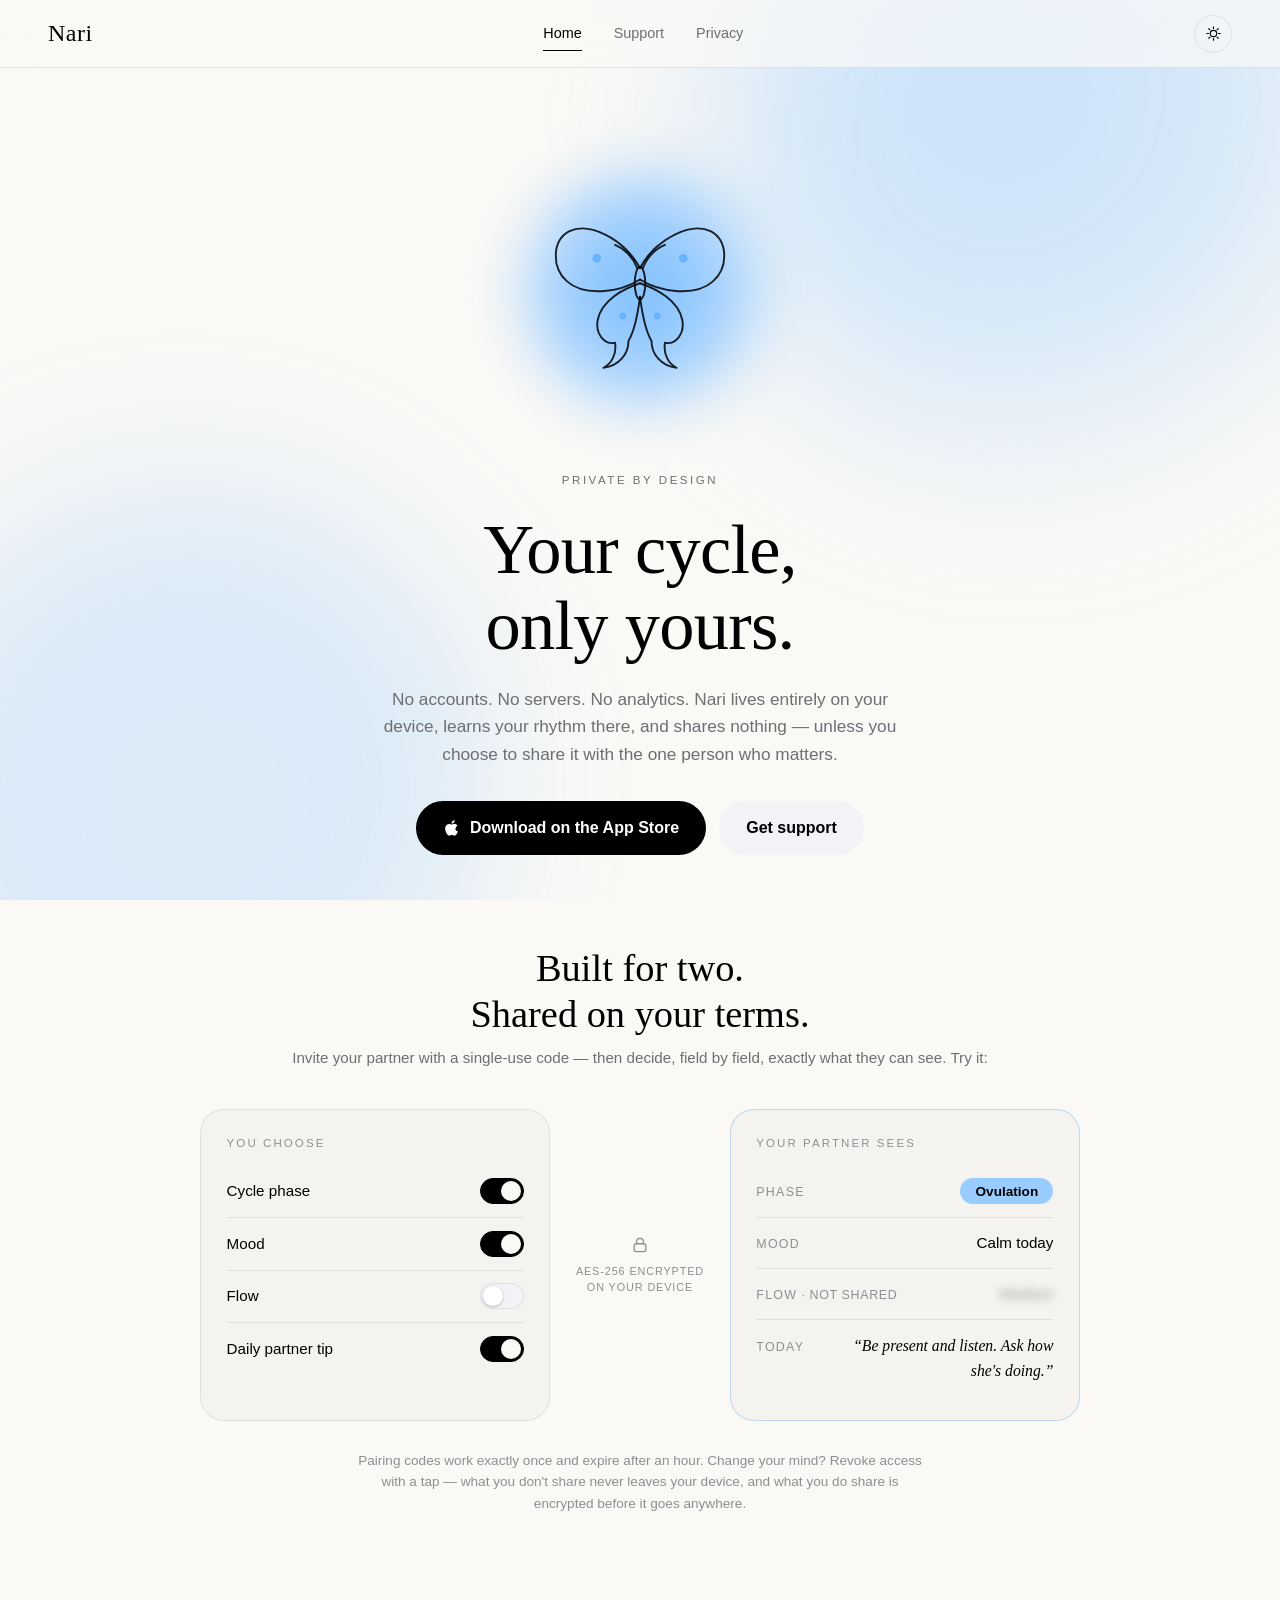
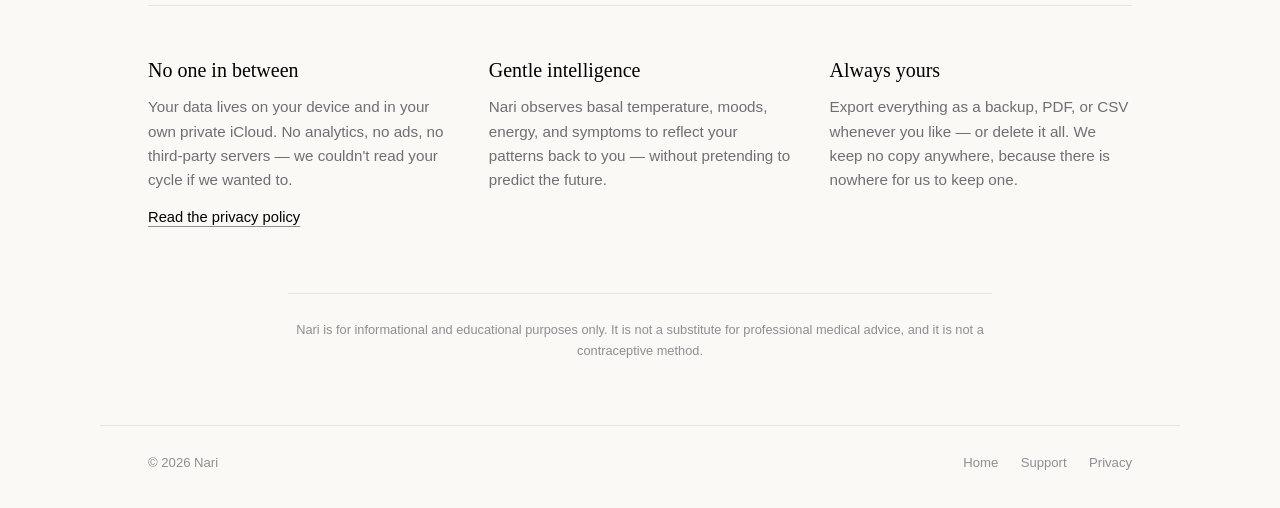
<file: index.html>
<!DOCTYPE html>
<html lang="en">
<head>
  <meta charset="UTF-8">
  <meta name="viewport" content="width=device-width, initial-scale=1.0, viewport-fit=cover">
  <title>Nari — Your cycle, only yours.</title>
  <meta name="description" content="Nari is the cycle tracker that can't see your cycle. No accounts, no servers, no analytics — on-device intelligence and encrypted partner sharing, on your terms.">

  <!-- Open Graph -->
  <meta property="og:title" content="Nari — Your cycle, only yours.">
  <meta property="og:description" content="The cycle tracker that can't see your cycle. No accounts, no servers, no analytics — encrypted partner sharing, on your terms.">
  <meta property="og:type" content="website">
  <meta property="og:site_name" content="Nari">
  <meta name="twitter:card" content="summary">
  <meta name="theme-color" content="#FAF9F6" media="(prefers-color-scheme: light)">
  <meta name="theme-color" content="#000000" media="(prefers-color-scheme: dark)">

  <!-- Favicon: luna-moth silhouette on phase-gradient orb -->
  <link rel="icon" href="data:image/svg+xml,%3Csvg xmlns='http://www.w3.org/2000/svg' viewBox='0 0 64 64'%3E%3Cdefs%3E%3CradialGradient id='g' cx='50%25' cy='40%25' r='70%25'%3E%3Cstop offset='0%25' stop-color='%23FFE680'/%3E%3Cstop offset='55%25' stop-color='%23FF99B3'/%3E%3Cstop offset='100%25' stop-color='%2399CCFF'/%3E%3C/radialGradient%3E%3C/defs%3E%3Ccircle cx='32' cy='32' r='30' fill='url(%23g)'/%3E%3Cpath fill='%23111' d='M32 18c-.8 0-1.5 2.2-1.5 5.5 0 0-4-5.5-9.5-5.5-4.5 0-7 3.5-7 7 0 5 4.5 8 8.5 8-2.5 1.5-4 3.5-4 6 0 3.5 3 5.5 5.5 5.5 3.5 0 6.5-3.5 8-7.5 1.5 4 4.5 7.5 8 7.5 2.5 0 5.5-2 5.5-5.5 0-2.5-1.5-4.5-4-6 4 0 8.5-3 8.5-8 0-3.5-2.5-7-7-7-5.5 0-9.5 5.5-9.5 5.5 0-3.3-.7-5.5-1.5-5.5z'/%3E%3C/svg%3E">

  <!-- Set theme before first paint to avoid a flash -->
  <script>
    (function () {
      var stored = null;
      try { stored = localStorage.getItem('nari-theme'); } catch (e) {}
      var theme = stored || (matchMedia('(prefers-color-scheme: dark)').matches ? 'dark' : 'light');
      document.documentElement.setAttribute('data-theme', theme);
      if (stored) document.documentElement.setAttribute('data-theme-manual', '');
    })();
  </script>

  <link rel="stylesheet" href="styles.css">
</head>
<body>

  <a class="skip-link" href="#main">Skip to content</a>

  <header class="site-header">
    <a class="logo" href="./index.html" aria-label="Nari — home">Nari</a>
    <nav aria-label="Primary">
      <a href="./index.html" aria-current="page">Home</a>
      <a href="./support/index.html">Support</a>
      <a href="./privacy/index.html">Privacy</a>
    </nav>
    <button class="theme-toggle" id="theme-toggle" aria-label="Toggle dark mode">
      <svg class="icon-sun" viewBox="0 0 24 24" aria-hidden="true"><circle cx="12" cy="12" r="4.5"/><g class="rays"><line x1="12" y1="2.5" x2="12" y2="5"/><line x1="12" y1="19" x2="12" y2="21.5"/><line x1="2.5" y1="12" x2="5" y2="12"/><line x1="19" y1="12" x2="21.5" y2="12"/><line x1="5.3" y1="5.3" x2="7" y2="7"/><line x1="17" y1="17" x2="18.7" y2="18.7"/><line x1="5.3" y1="18.7" x2="7" y2="17"/><line x1="17" y1="7" x2="18.7" y2="5.3"/></g></svg>
      <svg class="icon-moon" viewBox="0 0 24 24" aria-hidden="true"><path d="M20 14.5A8.5 8.5 0 0 1 9.5 4 8.5 8.5 0 1 0 20 14.5z"/></svg>
    </button>
  </header>

  <!-- Ambient background orbs, tinted by the selected phase -->
  <div class="ambient" aria-hidden="true">
    <div class="orb orb-1"></div>
    <div class="orb orb-2"></div>
  </div>

  <main id="main">

    <!-- ============ HOME ============ -->
    <section class="route" id="route-home">
      <div class="hero">
        <div class="hero-visual" aria-hidden="true">
          <div class="hero-orb"></div>
          <svg class="moth" viewBox="0 0 200 170" aria-hidden="true">
            <!-- Luna moth: mirrored wings, four eyespots, twin swallowtails -->
            <g class="moth-lines">
              <!-- upper wings, raised like leaves -->
              <path d="M100 62 C 82 30, 46 14, 26 24 C 8 34, 8 62, 24 76 C 42 92, 78 88, 100 74" />
              <path d="M100 62 C 118 30, 154 14, 174 24 C 192 34, 192 62, 176 76 C 158 92, 122 88, 100 74" />
              <!-- hind wings with long tails -->
              <path d="M100 78 C 82 84, 60 96, 56 116 C 53 132, 64 142, 74 140 C 76 152, 70 162, 62 166 C 78 164, 88 152, 88 138 C 94 128, 98 108, 100 92" />
              <path d="M100 78 C 118 84, 140 96, 144 116 C 147 132, 136 142, 126 140 C 124 152, 130 162, 138 166 C 122 164, 112 152, 112 138 C 106 128, 102 108, 100 92" />
              <!-- body -->
              <ellipse cx="100" cy="78" rx="5.5" ry="17" class="moth-body"/>
              <!-- antennae -->
              <path d="M97 62 C 92 50, 84 42, 74 38" />
              <path d="M103 62 C 108 50, 116 42, 126 38" />
            </g>
            <!-- four eyespots -->
            <g class="moth-spots">
              <circle cx="55" cy="52" r="4.5"/>
              <circle cx="145" cy="52" r="4.5"/>
              <circle cx="82" cy="112" r="3.5"/>
              <circle cx="118" cy="112" r="3.5"/>
            </g>
          </svg>
        </div>

        <p class="eyebrow">Private by design</p>
        <h1>Your cycle,<br>only yours.</h1>
        <p class="lede">No accounts. No servers. No analytics. Nari lives entirely on your device, learns your rhythm there, and shares nothing — unless you choose to share it with the one person who matters.</p>

        <div class="hero-actions">
          <!-- PLACEHOLDER: replace with the real App Store URL before launch -->
          <a class="btn btn-primary" href="https://apps.apple.com/" rel="noopener">
            <svg viewBox="0 0 24 24" aria-hidden="true" class="apple-mark"><path d="M17.05 12.54c-.03-2.63 2.15-3.9 2.25-3.96-1.23-1.79-3.14-2.04-3.81-2.06-1.62-.17-3.16.95-3.98.95-.82 0-2.09-.93-3.44-.9-1.77.03-3.4 1.03-4.31 2.61-1.84 3.19-.47 7.9 1.32 10.49.87 1.27 1.91 2.69 3.28 2.64 1.32-.05 1.81-.85 3.4-.85 1.59 0 2.04.85 3.43.82 1.42-.02 2.32-1.29 3.19-2.56.65-.94 1.15-1.98 1.48-3.05-3.49-1.35-3.35-4.13-3.81-4.13zM14.44 4.83c.72-.87 1.2-2.08 1.07-3.29-1.03.04-2.29.69-3.03 1.56-.67.77-1.25 2-1.09 3.18 1.15.09 2.33-.58 3.05-1.45z"/></svg>
            Download on the App&nbsp;Store
          </a>
          <a class="btn btn-ghost" href="./support/index.html">Get support</a>
        </div>
      </div>

      <!-- Partner mode -->
      <div class="partner">
        <h2 class="section-title">Built for two.<br>Shared on your terms.</h2>
        <p class="section-sub">Invite your partner with a single-use code — then decide, field by field, exactly what they can see. Try it:</p>

        <div class="partner-demo">
          <div class="demo-card" aria-label="Your sharing choices">
            <p class="demo-card-title">You choose</p>
            <div class="share-list">
              <label class="switch-row">
                <span>Cycle phase</span>
                <input type="checkbox" data-share="phase" checked>
                <span class="track" aria-hidden="true"></span>
              </label>
              <label class="switch-row">
                <span>Mood</span>
                <input type="checkbox" data-share="mood" checked>
                <span class="track" aria-hidden="true"></span>
              </label>
              <label class="switch-row">
                <span>Flow</span>
                <input type="checkbox" data-share="flow">
                <span class="track" aria-hidden="true"></span>
              </label>
              <label class="switch-row">
                <span>Daily partner tip</span>
                <input type="checkbox" data-share="tip" checked>
                <span class="track" aria-hidden="true"></span>
              </label>
            </div>
          </div>

          <div class="demo-link" aria-hidden="true">
            <svg class="lock" viewBox="0 0 24 24"><rect x="5" y="10.5" width="14" height="9.5" rx="2.5"/><path d="M8 10.5V8a4 4 0 0 1 8 0v2.5"/></svg>
            <span>AES-256 encrypted<br>on your device</span>
          </div>

          <div class="demo-card demo-partner" aria-label="What your partner sees">
            <p class="demo-card-title">Your partner sees</p>
            <div class="partner-rows">
              <div class="p-row" data-field="phase">
                <span class="p-label">Phase</span>
                <button class="phase-chip" id="phase-chip" aria-label="Cycle phase — tap to preview another phase">Ovulation</button>
              </div>
              <div class="p-row" data-field="mood">
                <span class="p-label">Mood</span>
                <span class="p-value">Calm today</span>
              </div>
              <div class="p-row" data-field="flow">
                <span class="p-label">Flow</span>
                <span class="p-value">Medium</span>
              </div>
              <div class="p-row p-tip" data-field="tip">
                <span class="p-label">Today</span>
                <span class="p-value">“Be present and listen. Ask how she's doing.”</span>
              </div>
            </div>
          </div>
        </div>

        <p class="partner-note">Pairing codes work exactly once and expire after an hour. Change your mind? Revoke access with a tap — what you don't share never leaves your device, and what you do share is encrypted before it goes anywhere.</p>
      </div>

      <!-- Feature strip -->
      <div class="features">
        <div class="feature">
          <h3>No one in between</h3>
          <p>Your data lives on your device and in your own private iCloud. No analytics, no ads, no third-party servers — we couldn't read your cycle if we wanted to.</p>
          <a class="text-link" href="./privacy/index.html">Read the privacy policy</a>
        </div>
        <div class="feature">
          <h3>Gentle intelligence</h3>
          <p>Nari observes basal temperature, moods, energy, and symptoms to reflect your patterns back to you — without pretending to predict the future.</p>
        </div>
        <div class="feature">
          <h3>Always yours</h3>
          <p>Export everything as a backup, PDF, or CSV whenever you like — or delete it all. We keep no copy anywhere, because there is nowhere for us to keep one.</p>
        </div>
      </div>

      <p class="disclaimer">Nari is for informational and educational purposes only. It is not a substitute for professional medical advice, and it is not a contraceptive method.</p>
    </section>
  </main>

  <footer class="site-footer">
    <span>© 2026 Nari</span>
    <nav aria-label="Footer">
      <a href="./index.html">Home</a>
      <a href="./support/index.html">Support</a>
      <a href="./privacy/index.html">Privacy</a>
    </nav>
  </footer>

  <script src="main.js"></script>
</body>
</html>
</file>
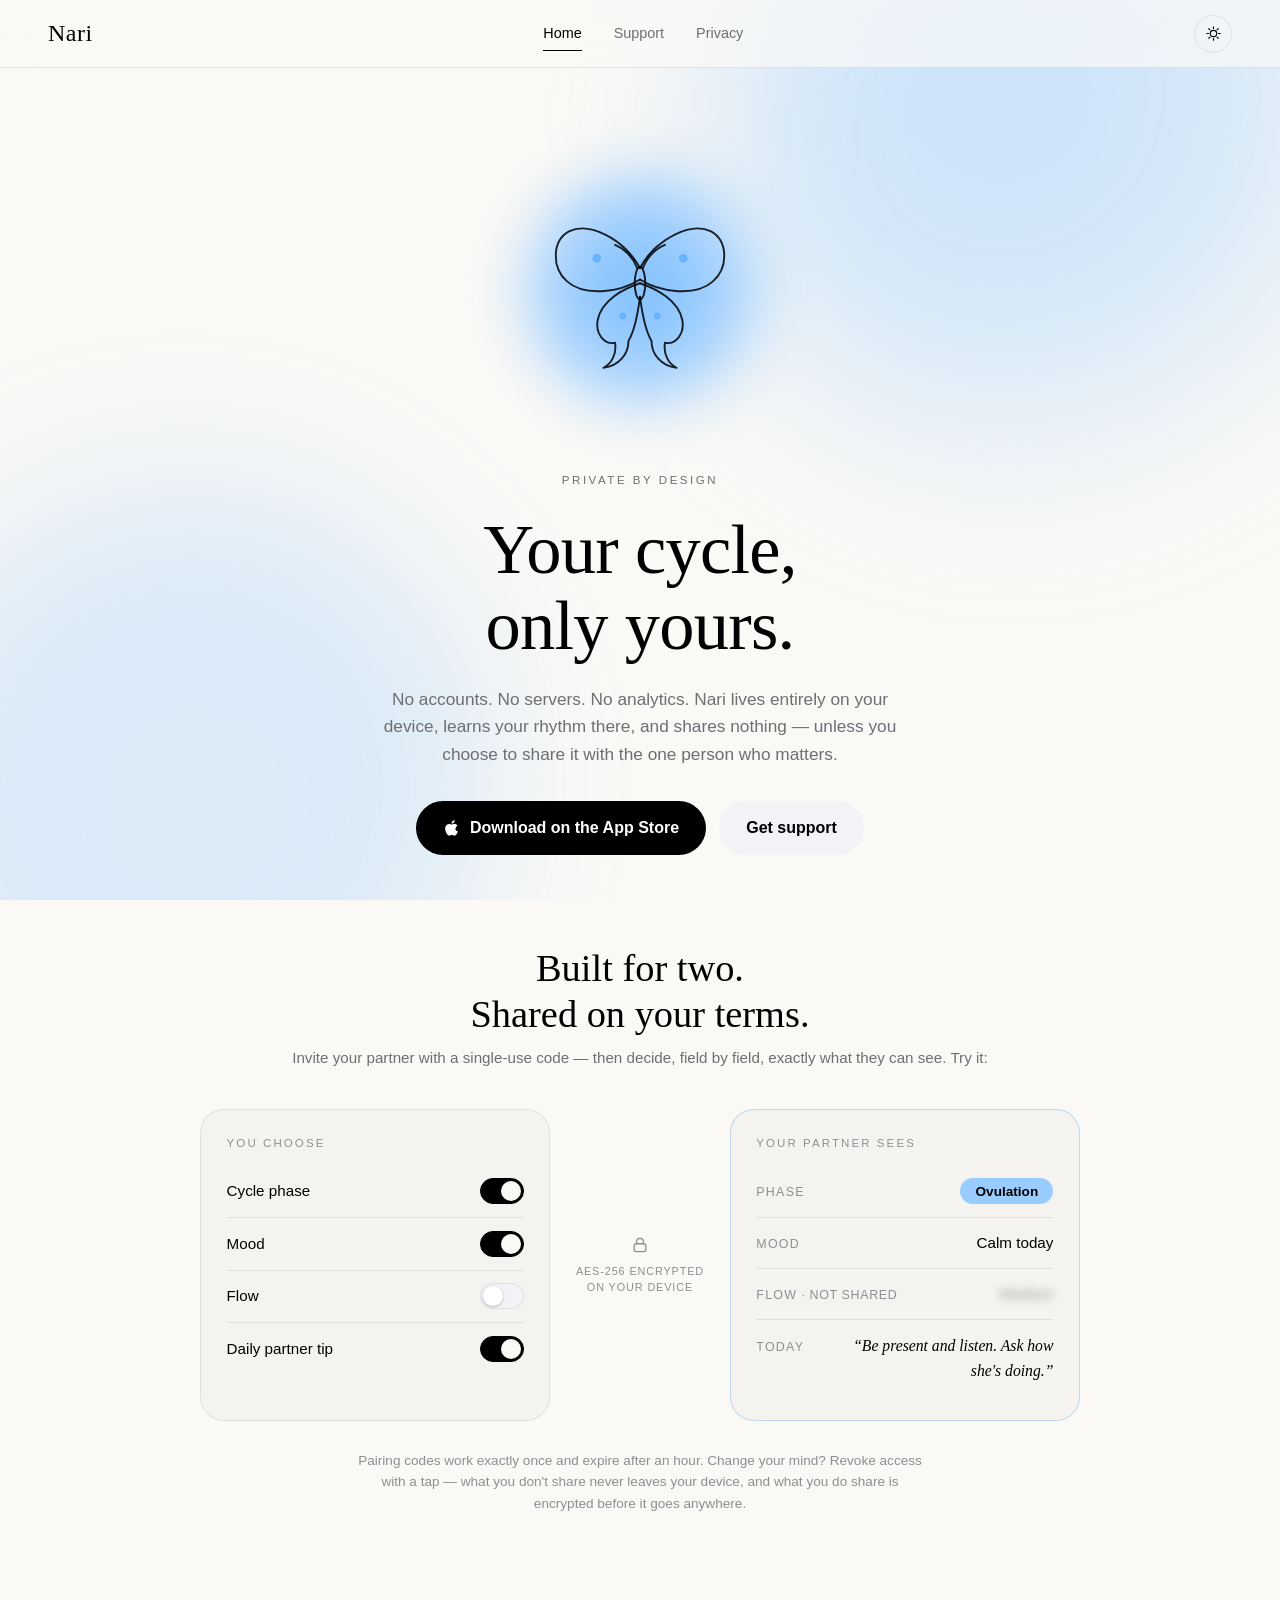
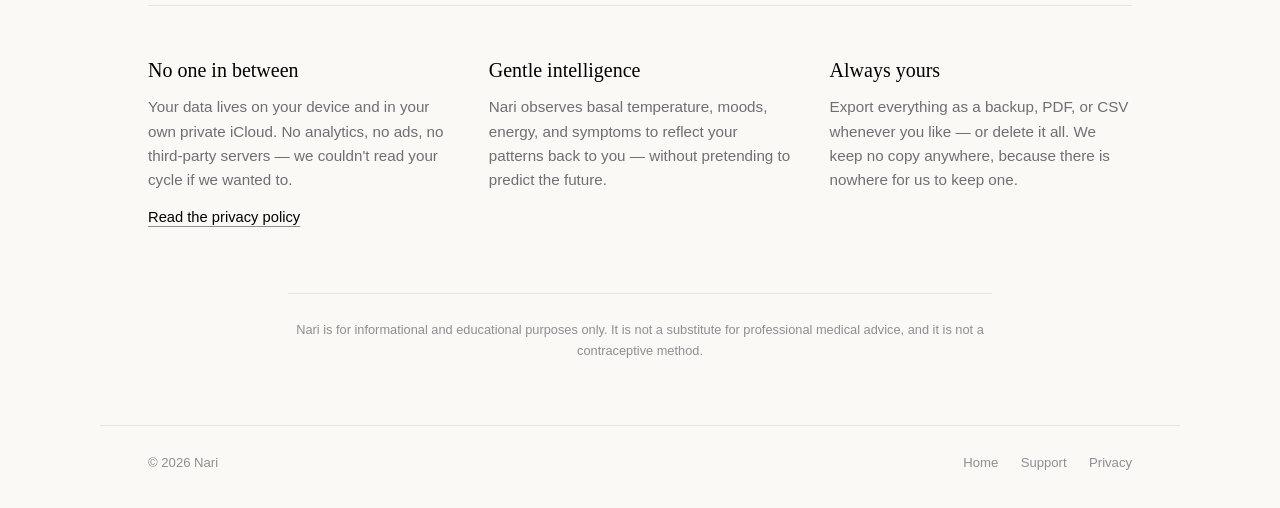
<file: docs/index.html>
<!DOCTYPE html>
<html lang="en">
<head>
  <meta charset="UTF-8">
  <meta name="viewport" content="width=device-width, initial-scale=1.0, viewport-fit=cover">
  <title>Nari — Your cycle, only yours.</title>
  <meta name="description" content="Nari is the cycle tracker that can't see your cycle. No accounts, no servers, no analytics — on-device intelligence and encrypted partner sharing, on your terms.">

  <!-- Open Graph -->
  <meta property="og:title" content="Nari — Your cycle, only yours.">
  <meta property="og:description" content="The cycle tracker that can't see your cycle. No accounts, no servers, no analytics — encrypted partner sharing, on your terms.">
  <meta property="og:type" content="website">
  <meta property="og:site_name" content="Nari">
  <meta name="twitter:card" content="summary">
  <meta name="theme-color" content="#FAF9F6" media="(prefers-color-scheme: light)">
  <meta name="theme-color" content="#000000" media="(prefers-color-scheme: dark)">

  <!-- Favicon -->
  <link rel="icon" type="image/x-icon" href="favicon.ico?v=4">
  <link rel="icon" type="image/png" sizes="32x32" href="favicon-32x32.png?v=4">
  <link rel="icon" type="image/png" href="favicon.png?v=4">
  <link rel="apple-touch-icon" href="apple-touch-icon.png?v=4">

  <!-- Set theme before first paint to avoid a flash -->
  <script>
    (function () {
      var stored = null;
      try { stored = localStorage.getItem('nari-theme'); } catch (e) {}
      var theme = stored || (matchMedia('(prefers-color-scheme: dark)').matches ? 'dark' : 'light');
      document.documentElement.setAttribute('data-theme', theme);
      if (stored) document.documentElement.setAttribute('data-theme-manual', '');
    })();
  </script>

  <link rel="stylesheet" href="styles.css">
</head>
<body>

  <a class="skip-link" href="#main">Skip to content</a>

  <header class="site-header">
    <a class="logo" href="./index.html" aria-label="Nari — home">Nari</a>
    <nav aria-label="Primary">
      <a href="./index.html" aria-current="page">Home</a>
      <a href="./support/index.html">Support</a>
      <a href="./privacy/index.html">Privacy</a>
    </nav>
    <button class="theme-toggle" id="theme-toggle" aria-label="Toggle dark mode">
      <svg class="icon-sun" viewBox="0 0 24 24" aria-hidden="true"><circle cx="12" cy="12" r="4.5"/><g class="rays"><line x1="12" y1="2.5" x2="12" y2="5"/><line x1="12" y1="19" x2="12" y2="21.5"/><line x1="2.5" y1="12" x2="5" y2="12"/><line x1="19" y1="12" x2="21.5" y2="12"/><line x1="5.3" y1="5.3" x2="7" y2="7"/><line x1="17" y1="17" x2="18.7" y2="18.7"/><line x1="5.3" y1="18.7" x2="7" y2="17"/><line x1="17" y1="7" x2="18.7" y2="5.3"/></g></svg>
      <svg class="icon-moon" viewBox="0 0 24 24" aria-hidden="true"><path d="M20 14.5A8.5 8.5 0 0 1 9.5 4 8.5 8.5 0 1 0 20 14.5z"/></svg>
    </button>
  </header>

  <!-- Ambient background orbs, tinted by the selected phase -->
  <div class="ambient" aria-hidden="true">
    <div class="orb orb-1"></div>
    <div class="orb orb-2"></div>
  </div>

  <main id="main">

    <!-- ============ HOME ============ -->
    <section class="route" id="route-home">
      <div class="hero">
        <div class="hero-visual" aria-hidden="true">
          <div class="hero-orb"></div>
          <svg class="moth" viewBox="0 0 200 170" aria-hidden="true">
            <!-- Luna moth: mirrored wings, four eyespots, twin swallowtails -->
            <g class="moth-lines">
              <!-- upper wings, raised like leaves -->
              <path d="M100 62 C 82 30, 46 14, 26 24 C 8 34, 8 62, 24 76 C 42 92, 78 88, 100 74" />
              <path d="M100 62 C 118 30, 154 14, 174 24 C 192 34, 192 62, 176 76 C 158 92, 122 88, 100 74" />
              <!-- hind wings with long tails -->
              <path d="M100 78 C 82 84, 60 96, 56 116 C 53 132, 64 142, 74 140 C 76 152, 70 162, 62 166 C 78 164, 88 152, 88 138 C 94 128, 98 108, 100 92" />
              <path d="M100 78 C 118 84, 140 96, 144 116 C 147 132, 136 142, 126 140 C 124 152, 130 162, 138 166 C 122 164, 112 152, 112 138 C 106 128, 102 108, 100 92" />
              <!-- body -->
              <ellipse cx="100" cy="78" rx="5.5" ry="17" class="moth-body"/>
              <!-- antennae -->
              <path d="M97 62 C 92 50, 84 42, 74 38" />
              <path d="M103 62 C 108 50, 116 42, 126 38" />
            </g>
            <!-- four eyespots -->
            <g class="moth-spots">
              <circle cx="55" cy="52" r="4.5"/>
              <circle cx="145" cy="52" r="4.5"/>
              <circle cx="82" cy="112" r="3.5"/>
              <circle cx="118" cy="112" r="3.5"/>
            </g>
          </svg>
        </div>

        <p class="eyebrow">Private by design</p>
        <h1>Your cycle,<br>only yours.</h1>
        <p class="lede">No accounts. No servers. No analytics. Nari lives entirely on your device, learns your rhythm there, and shares nothing — unless you choose to share it with the one person who matters.</p>

        <div class="hero-actions">
          <!-- PLACEHOLDER: replace with the real App Store URL before launch -->
          <a class="btn btn-primary" href="https://apps.apple.com/" rel="noopener">
            <svg viewBox="0 0 24 24" aria-hidden="true" class="apple-mark"><path d="M17.05 12.54c-.03-2.63 2.15-3.9 2.25-3.96-1.23-1.79-3.14-2.04-3.81-2.06-1.62-.17-3.16.95-3.98.95-.82 0-2.09-.93-3.44-.9-1.77.03-3.4 1.03-4.31 2.61-1.84 3.19-.47 7.9 1.32 10.49.87 1.27 1.91 2.69 3.28 2.64 1.32-.05 1.81-.85 3.4-.85 1.59 0 2.04.85 3.43.82 1.42-.02 2.32-1.29 3.19-2.56.65-.94 1.15-1.98 1.48-3.05-3.49-1.35-3.35-4.13-3.81-4.13zM14.44 4.83c.72-.87 1.2-2.08 1.07-3.29-1.03.04-2.29.69-3.03 1.56-.67.77-1.25 2-1.09 3.18 1.15.09 2.33-.58 3.05-1.45z"/></svg>
            Download on the App&nbsp;Store
          </a>
          <a class="btn btn-ghost" href="./support/index.html">Get support</a>
        </div>
      </div>

      <!-- Partner mode -->
      <div class="partner">
        <h2 class="section-title">Built for two.<br>Shared on your terms.</h2>
        <p class="section-sub">Invite your partner with a single-use code — then decide, field by field, exactly what they can see. Try it:</p>

        <div class="partner-demo">
          <div class="demo-card" aria-label="Your sharing choices">
            <p class="demo-card-title">You choose</p>
            <div class="share-list">
              <label class="switch-row">
                <span>Cycle phase</span>
                <input type="checkbox" data-share="phase" checked>
                <span class="track" aria-hidden="true"></span>
              </label>
              <label class="switch-row">
                <span>Mood</span>
                <input type="checkbox" data-share="mood" checked>
                <span class="track" aria-hidden="true"></span>
              </label>
              <label class="switch-row">
                <span>Flow</span>
                <input type="checkbox" data-share="flow">
                <span class="track" aria-hidden="true"></span>
              </label>
              <label class="switch-row">
                <span>Daily partner tip</span>
                <input type="checkbox" data-share="tip" checked>
                <span class="track" aria-hidden="true"></span>
              </label>
            </div>
          </div>

          <div class="demo-link" aria-hidden="true">
            <svg class="lock" viewBox="0 0 24 24"><rect x="5" y="10.5" width="14" height="9.5" rx="2.5"/><path d="M8 10.5V8a4 4 0 0 1 8 0v2.5"/></svg>
            <span>AES-256 encrypted<br>on your device</span>
          </div>

          <div class="demo-card demo-partner" aria-label="What your partner sees">
            <p class="demo-card-title">Your partner sees</p>
            <div class="partner-rows">
              <div class="p-row" data-field="phase">
                <span class="p-label">Phase</span>
                <button class="phase-chip" id="phase-chip" aria-label="Cycle phase — tap to preview another phase">Ovulation</button>
              </div>
              <div class="p-row" data-field="mood">
                <span class="p-label">Mood</span>
                <span class="p-value">Calm today</span>
              </div>
              <div class="p-row" data-field="flow">
                <span class="p-label">Flow</span>
                <span class="p-value">Medium</span>
              </div>
              <div class="p-row p-tip" data-field="tip">
                <span class="p-label">Today</span>
                <span class="p-value">“Be present and listen. Ask how she's doing.”</span>
              </div>
            </div>
          </div>
        </div>

        <p class="partner-note">Pairing codes work exactly once and expire after an hour. Change your mind? Revoke access with a tap — what you don't share never leaves your device, and what you do share is encrypted before it goes anywhere.</p>
      </div>

      <!-- Feature strip -->
      <div class="features">
        <div class="feature">
          <h3>No one in between</h3>
          <p>Your data lives on your device and in your own private iCloud. No analytics, no ads, no third-party servers — we couldn't read your cycle if we wanted to.</p>
          <a class="text-link" href="./privacy/index.html">Read the privacy policy</a>
        </div>
        <div class="feature">
          <h3>Gentle intelligence</h3>
          <p>Nari observes basal temperature, moods, energy, and symptoms to reflect your patterns back to you — without pretending to predict the future.</p>
        </div>
        <div class="feature">
          <h3>Always yours</h3>
          <p>Export everything as a backup, PDF, or CSV whenever you like — or delete it all. We keep no copy anywhere, because there is nowhere for us to keep one.</p>
        </div>
      </div>

      <p class="disclaimer">Nari is for informational and educational purposes only. It is not a substitute for professional medical advice, and it is not a contraceptive method.</p>
    </section>
  </main>

  <footer class="site-footer">
    <span>© 2026 Nari</span>
    <nav aria-label="Footer">
      <a href="./index.html">Home</a>
      <a href="./support/index.html">Support</a>
      <a href="./privacy/index.html">Privacy</a>
    </nav>
  </footer>

  <script src="main.js"></script>
</body>
</html>
</file>
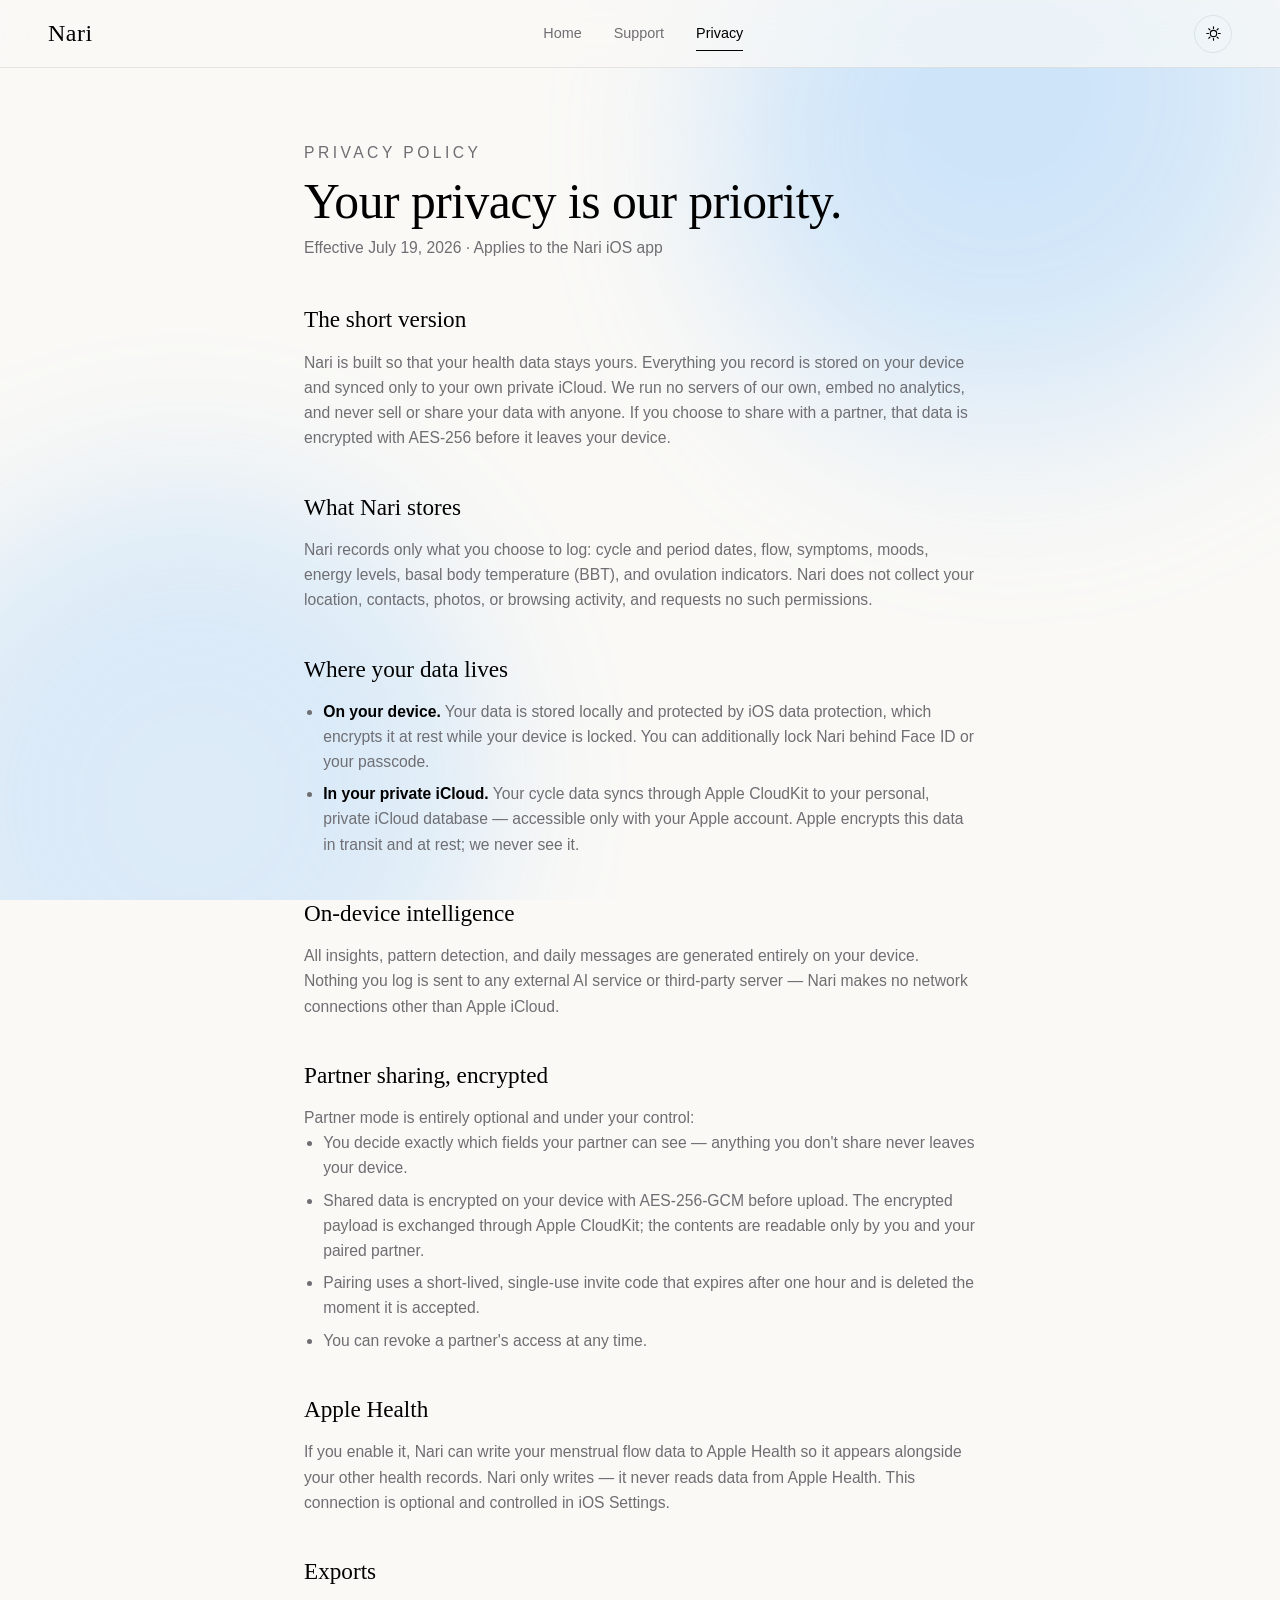
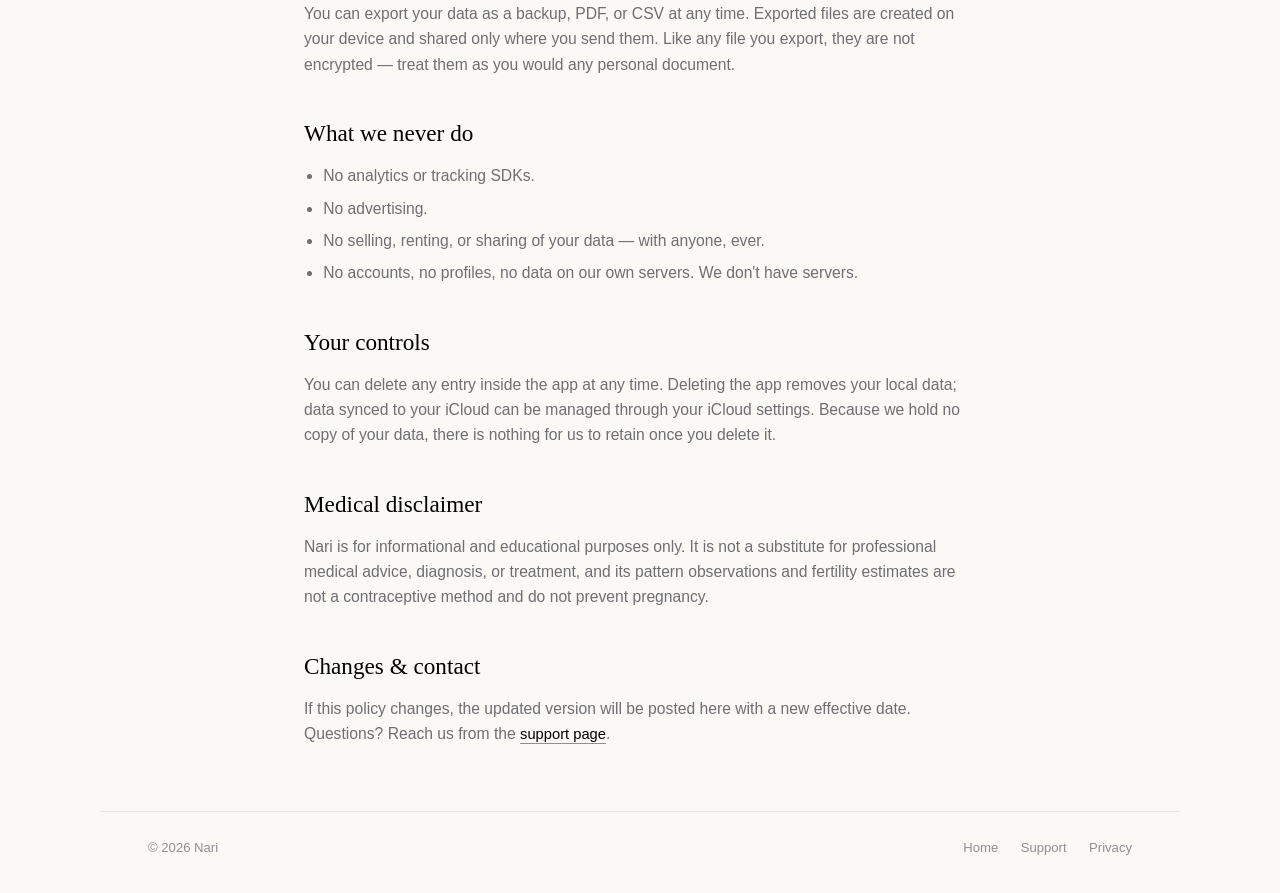
<file: privacy/index.html>
<!DOCTYPE html>
<html lang="en">
<head>
  <meta charset="UTF-8">
  <meta name="viewport" content="width=device-width, initial-scale=1.0, viewport-fit=cover">
  <title>Privacy Policy — Nari</title>
  <meta name="description" content="Nari is built so that your health data stays yours. Everything is stored on your device and synced only to your private iCloud. No accounts, no servers, no analytics.">

  <!-- Open Graph -->
  <meta property="og:title" content="Privacy Policy — Nari">
  <meta property="og:description" content="Nari is built so that your health data stays yours. Stored on-device and in private iCloud only.">
  <meta property="og:type" content="website">
  <meta property="og:site_name" content="Nari">
  <meta name="twitter:card" content="summary">
  <meta name="theme-color" content="#FAF9F6" media="(prefers-color-scheme: light)">
  <meta name="theme-color" content="#000000" media="(prefers-color-scheme: dark)">

  <!-- Favicon -->
  <link rel="icon" href="data:image/svg+xml,%3Csvg xmlns='http://www.w3.org/2000/svg' viewBox='0 0 64 64'%3E%3Cdefs%3E%3CradialGradient id='g' cx='50%25' cy='40%25' r='70%25'%3E%3Cstop offset='0%25' stop-color='%23FFE680'/%3E%3Cstop offset='55%25' stop-color='%23FF99B3'/%3E%3Cstop offset='100%25' stop-color='%2399CCFF'/%3E%3C/radialGradient%3E%3C/defs%3E%3Ccircle cx='32' cy='32' r='30' fill='url(%23g)'/%3E%3Cpath fill='%23111' d='M32 18c-.8 0-1.5 2.2-1.5 5.5 0 0-4-5.5-9.5-5.5-4.5 0-7 3.5-7 7 0 5 4.5 8 8.5 8-2.5 1.5-4 3.5-4 6 0 3.5 3 5.5 5.5 5.5 3.5 0 6.5-3.5 8-7.5 1.5 4 4.5 7.5 8 7.5 2.5 0 5.5-2 5.5-5.5 0-2.5-1.5-4.5-4-6 4 0 8.5-3 8.5-8 0-3.5-2.5-7-7-7-5.5 0-9.5 5.5-9.5 5.5 0-3.3-.7-5.5-1.5-5.5z'/%3E%3C/svg%3E">

  <!-- Set theme before first paint to avoid a flash -->
  <script>
    (function () {
      var stored = null;
      try { stored = localStorage.getItem('nari-theme'); } catch (e) {}
      var theme = stored || (matchMedia('(prefers-color-scheme: dark)').matches ? 'dark' : 'light');
      document.documentElement.setAttribute('data-theme', theme);
      if (stored) document.documentElement.setAttribute('data-theme-manual', '');
    })();
  </script>

  <link rel="stylesheet" href="../styles.css">
</head>
<body>

  <a class="skip-link" href="#main">Skip to content</a>

  <header class="site-header">
    <a class="logo" href="../index.html" aria-label="Nari — home">Nari</a>
    <nav aria-label="Primary">
      <a href="../index.html">Home</a>
      <a href="../support/index.html">Support</a>
      <a href="./index.html" aria-current="page">Privacy</a>
    </nav>
    <button class="theme-toggle" id="theme-toggle" aria-label="Toggle dark mode">
      <svg class="icon-sun" viewBox="0 0 24 24" aria-hidden="true"><circle cx="12" cy="12" r="4.5"/><g class="rays"><line x1="12" y1="2.5" x2="12" y2="5"/><line x1="12" y1="19" x2="12" y2="21.5"/><line x1="2.5" y1="12" x2="5" y2="12"/><line x1="19" y1="12" x2="21.5" y2="12"/><line x1="5.3" y1="5.3" x2="7" y2="7"/><line x1="17" y1="17" x2="18.7" y2="18.7"/><line x1="5.3" y1="18.7" x2="7" y2="17"/><line x1="17" y1="7" x2="18.7" y2="5.3"/></g></svg>
      <svg class="icon-moon" viewBox="0 0 24 24" aria-hidden="true"><path d="M20 14.5A8.5 8.5 0 0 1 9.5 4 8.5 8.5 0 1 0 20 14.5z"/></svg>
    </button>
  </header>

  <!-- Ambient background orbs -->
  <div class="ambient" aria-hidden="true">
    <div class="orb orb-1"></div>
    <div class="orb orb-2"></div>
  </div>

  <main id="main">
    <!-- ============ PRIVACY ============ -->
    <section class="route" id="route-privacy">
      <article class="prose">
        <p class="eyebrow">Privacy Policy</p>
        <h1>Your privacy is our priority.</h1>
        <p class="doc-meta">Effective July 19, 2026 · Applies to the Nari iOS app</p>

        <h2>The short version</h2>
        <p>Nari is built so that your health data stays yours. Everything you record is stored on your device and synced only to your own private iCloud. We run no servers of our own, embed no analytics, and never sell or share your data with anyone. If you choose to share with a partner, that data is encrypted with AES-256 before it leaves your device.</p>

        <h2>What Nari stores</h2>
        <p>Nari records only what you choose to log: cycle and period dates, flow, symptoms, moods, energy levels, basal body temperature (BBT), and ovulation indicators. Nari does not collect your location, contacts, photos, or browsing activity, and requests no such permissions.</p>

        <h2>Where your data lives</h2>
        <ul>
          <li><strong>On your device.</strong> Your data is stored locally and protected by iOS data protection, which encrypts it at rest while your device is locked. You can additionally lock Nari behind Face&nbsp;ID or your passcode.</li>
          <li><strong>In your private iCloud.</strong> Your cycle data syncs through Apple CloudKit to your personal, private iCloud database — accessible only with your Apple account. Apple encrypts this data in transit and at rest; we never see it.</li>
        </ul>

        <h2>On-device intelligence</h2>
        <p>All insights, pattern detection, and daily messages are generated entirely on your device. Nothing you log is sent to any external AI service or third-party server — Nari makes no network connections other than Apple iCloud.</p>

        <h2>Partner sharing, encrypted</h2>
        <p>Partner mode is entirely optional and under your control:</p>
        <ul>
          <li>You decide exactly which fields your partner can see — anything you don't share never leaves your device.</li>
          <li>Shared data is encrypted on your device with AES-256-GCM before upload. The encrypted payload is exchanged through Apple CloudKit; the contents are readable only by you and your paired partner.</li>
          <li>Pairing uses a short-lived, single-use invite code that expires after one hour and is deleted the moment it is accepted.</li>
          <li>You can revoke a partner's access at any time.</li>
        </ul>

        <h2>Apple Health</h2>
        <p>If you enable it, Nari can write your menstrual flow data to Apple Health so it appears alongside your other health records. Nari only writes — it never reads data from Apple Health. This connection is optional and controlled in iOS Settings.</p>

        <h2>Exports</h2>
        <p>You can export your data as a backup, PDF, or CSV at any time. Exported files are created on your device and shared only where you send them. Like any file you export, they are not encrypted — treat them as you would any personal document.</p>

        <h2>What we never do</h2>
        <ul>
          <li>No analytics or tracking SDKs.</li>
          <li>No advertising.</li>
          <li>No selling, renting, or sharing of your data — with anyone, ever.</li>
          <li>No accounts, no profiles, no data on our own servers. We don't have servers.</li>
        </ul>

        <h2>Your controls</h2>
        <p>You can delete any entry inside the app at any time. Deleting the app removes your local data; data synced to your iCloud can be managed through your iCloud settings. Because we hold no copy of your data, there is nothing for us to retain once you delete it.</p>

        <h2>Medical disclaimer</h2>
        <p>Nari is for informational and educational purposes only. It is not a substitute for professional medical advice, diagnosis, or treatment, and its pattern observations and fertility estimates are not a contraceptive method and do not prevent pregnancy.</p>

        <h2>Changes &amp; contact</h2>
        <p>If this policy changes, the updated version will be posted here with a new effective date. Questions? Reach us from the <a class="text-link" href="../support/index.html">support page</a>.</p>
      </article>
    </section>
  </main>

  <footer class="site-footer">
    <span>© 2026 Nari</span>
    <nav aria-label="Footer">
      <a href="../index.html">Home</a>
      <a href="../support/index.html">Support</a>
      <a href="./index.html">Privacy</a>
    </nav>
  </footer>

  <script src="../main.js"></script>
</body>
</html>
</file>
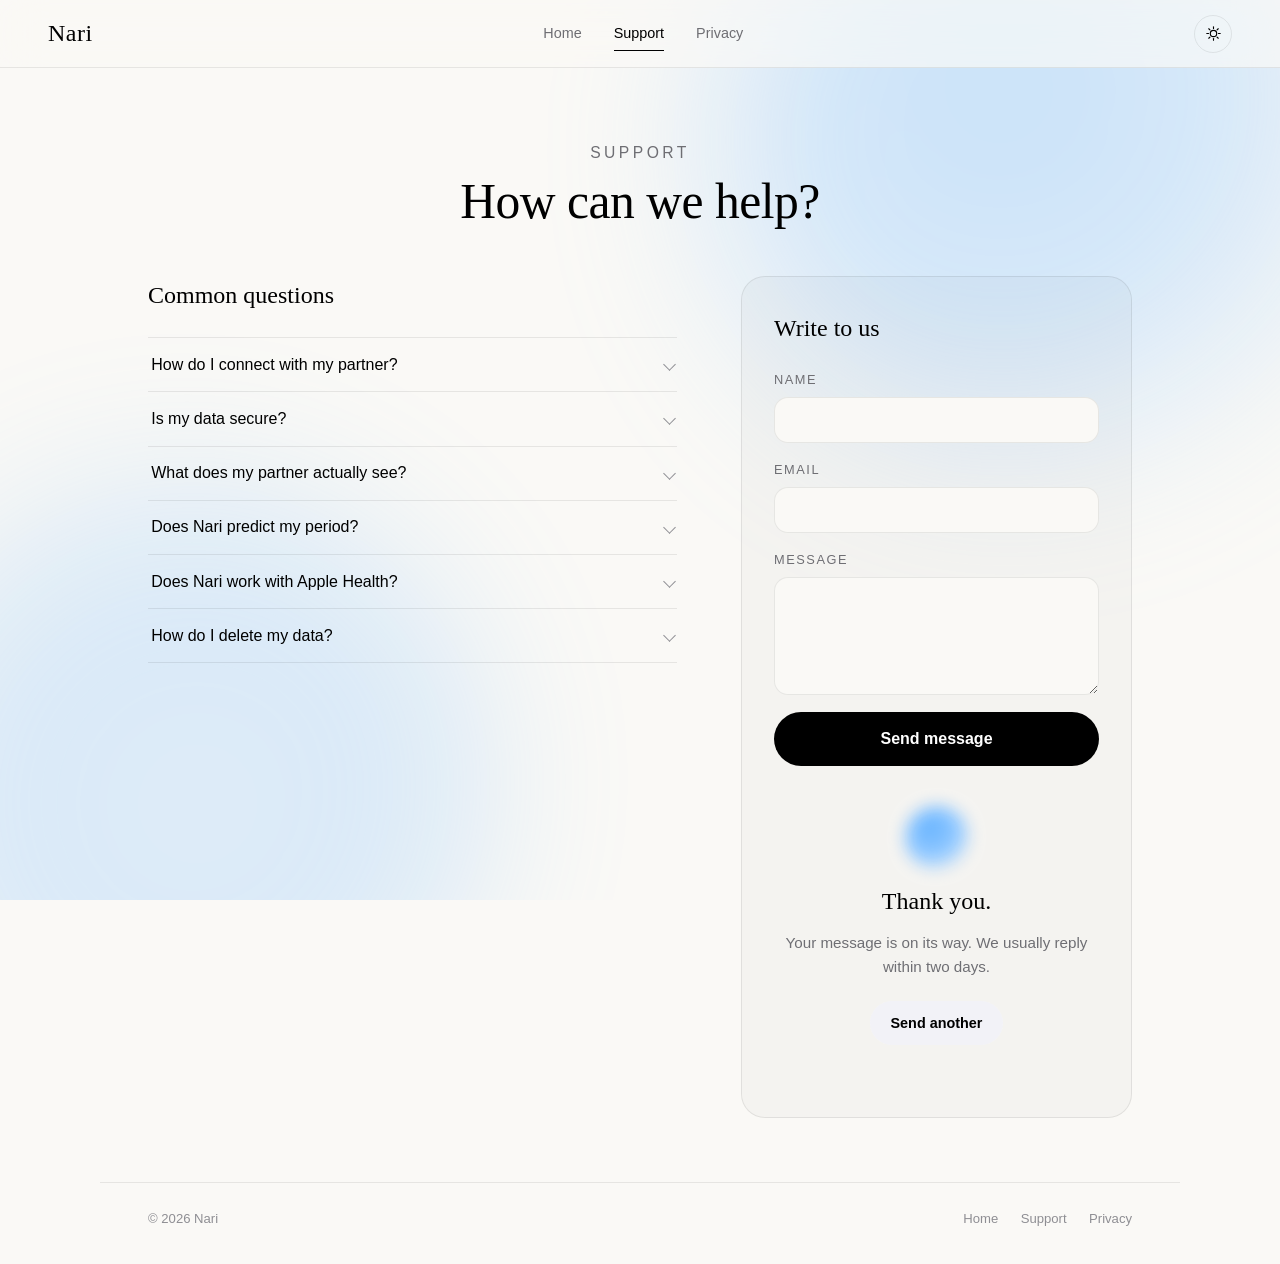
<file: support/index.html>
<!DOCTYPE html>
<html lang="en">
<head>
  <meta charset="UTF-8">
  <meta name="viewport" content="width=device-width, initial-scale=1.0, viewport-fit=cover">
  <title>Support — Nari</title>
  <meta name="description" content="Get help with Nari. Find answers to common questions about partner sharing, privacy, data security, Apple Health, and write directly to our team.">

  <!-- Open Graph -->
  <meta property="og:title" content="Support — Nari">
  <meta property="og:description" content="Find answers to common questions about partner sharing, privacy, and data security, or send us a message.">
  <meta property="og:type" content="website">
  <meta property="og:site_name" content="Nari">
  <meta name="twitter:card" content="summary">
  <meta name="theme-color" content="#FAF9F6" media="(prefers-color-scheme: light)">
  <meta name="theme-color" content="#000000" media="(prefers-color-scheme: dark)">

  <!-- Favicon -->
  <link rel="icon" href="data:image/svg+xml,%3Csvg xmlns='http://www.w3.org/2000/svg' viewBox='0 0 64 64'%3E%3Cdefs%3E%3CradialGradient id='g' cx='50%25' cy='40%25' r='70%25'%3E%3Cstop offset='0%25' stop-color='%23FFE680'/%3E%3Cstop offset='55%25' stop-color='%23FF99B3'/%3E%3Cstop offset='100%25' stop-color='%2399CCFF'/%3E%3C/radialGradient%3E%3C/defs%3E%3Ccircle cx='32' cy='32' r='30' fill='url(%23g)'/%3E%3Cpath fill='%23111' d='M32 18c-.8 0-1.5 2.2-1.5 5.5 0 0-4-5.5-9.5-5.5-4.5 0-7 3.5-7 7 0 5 4.5 8 8.5 8-2.5 1.5-4 3.5-4 6 0 3.5 3 5.5 5.5 5.5 3.5 0 6.5-3.5 8-7.5 1.5 4 4.5 7.5 8 7.5 2.5 0 5.5-2 5.5-5.5 0-2.5-1.5-4.5-4-6 4 0 8.5-3 8.5-8 0-3.5-2.5-7-7-7-5.5 0-9.5 5.5-9.5 5.5 0-3.3-.7-5.5-1.5-5.5z'/%3E%3C/svg%3E">

  <!-- Set theme before first paint to avoid a flash -->
  <script>
    (function () {
      var stored = null;
      try { stored = localStorage.getItem('nari-theme'); } catch (e) {}
      var theme = stored || (matchMedia('(prefers-color-scheme: dark)').matches ? 'dark' : 'light');
      document.documentElement.setAttribute('data-theme', theme);
      if (stored) document.documentElement.setAttribute('data-theme-manual', '');
    })();
  </script>

  <link rel="stylesheet" href="../styles.css">
</head>
<body>

  <a class="skip-link" href="#main">Skip to content</a>

  <header class="site-header">
    <a class="logo" href="../index.html" aria-label="Nari — home">Nari</a>
    <nav aria-label="Primary">
      <a href="../index.html">Home</a>
      <a href="./index.html" aria-current="page">Support</a>
      <a href="../privacy/index.html">Privacy</a>
    </nav>
    <button class="theme-toggle" id="theme-toggle" aria-label="Toggle dark mode">
      <svg class="icon-sun" viewBox="0 0 24 24" aria-hidden="true"><circle cx="12" cy="12" r="4.5"/><g class="rays"><line x1="12" y1="2.5" x2="12" y2="5"/><line x1="12" y1="19" x2="12" y2="21.5"/><line x1="2.5" y1="12" x2="5" y2="12"/><line x1="19" y1="12" x2="21.5" y2="12"/><line x1="5.3" y1="5.3" x2="7" y2="7"/><line x1="17" y1="17" x2="18.7" y2="18.7"/><line x1="5.3" y1="18.7" x2="7" y2="17"/><line x1="17" y1="7" x2="18.7" y2="5.3"/></g></svg>
      <svg class="icon-moon" viewBox="0 0 24 24" aria-hidden="true"><path d="M20 14.5A8.5 8.5 0 0 1 9.5 4 8.5 8.5 0 1 0 20 14.5z"/></svg>
    </button>
  </header>

  <!-- Ambient background orbs -->
  <div class="ambient" aria-hidden="true">
    <div class="orb orb-1"></div>
    <div class="orb orb-2"></div>
  </div>

  <main id="main">
    <!-- ============ SUPPORT ============ -->
    <section class="route" id="route-support">
      <div class="prose support-head">
        <p class="eyebrow">Support</p>
        <h1>How can we help?</h1>
      </div>

      <div class="support-grid">
        <!-- FAQ -->
        <div class="faq" aria-label="Frequently asked questions">
          <h2 class="section-title-left">Common questions</h2>

          <div class="faq-item">
            <button class="faq-q" aria-expanded="false">
              How do I connect with my partner?
              <span class="faq-chevron" aria-hidden="true"></span>
            </button>
            <div class="faq-a" hidden>
              <p>In Nari, open <em>Settings → Partner</em> and generate an invite code. Share the six-character code with your partner; they choose “I have a partner code” and enter it on their device. Codes are single-use and expire after one hour — if it lapses, simply generate a new one.</p>
            </div>
          </div>

          <div class="faq-item">
            <button class="faq-q" aria-expanded="false">
              Is my data secure?
              <span class="faq-chevron" aria-hidden="true"></span>
            </button>
            <div class="faq-a" hidden>
              <p>Yes. Your data is stored on your device and in your own private iCloud, protected by Apple's encryption, and you can lock the app with Face&nbsp;ID. Anything you share with a partner is encrypted with AES-256 before it leaves your device. Nari has no servers, no analytics, and no ads.</p>
            </div>
          </div>

          <div class="faq-item">
            <button class="faq-q" aria-expanded="false">
              What does my partner actually see?
              <span class="faq-chevron" aria-hidden="true"></span>
            </button>
            <div class="faq-a" hidden>
              <p>Only what you allow. You choose field by field — cycle dates, phase, mood, flow — and anything you don't grant never leaves your device. You can change permissions or revoke access entirely at any time.</p>
            </div>
          </div>

          <div class="faq-item">
            <button class="faq-q" aria-expanded="false">
              Does Nari predict my period?
              <span class="faq-chevron" aria-hidden="true"></span>
            </button>
            <div class="faq-a" hidden>
              <p>Nari shows patterns, not predictions. It reflects what your body has been doing — cycle history, basal temperature shifts, moods, energy — so you can understand your own rhythm. It is not medical advice and not a contraceptive method.</p>
            </div>
          </div>

          <div class="faq-item">
            <button class="faq-q" aria-expanded="false">
              Does Nari work with Apple Health?
              <span class="faq-chevron" aria-hidden="true"></span>
            </button>
            <div class="faq-a" hidden>
              <p>If you enable it, Nari writes your menstrual flow to Apple Health so it lives alongside your other records. Nari never reads anything from Apple Health.</p>
            </div>
          </div>

          <div class="faq-item">
            <button class="faq-q" aria-expanded="false">
              How do I delete my data?
              <span class="faq-chevron" aria-hidden="true"></span>
            </button>
            <div class="faq-a" hidden>
              <p>You can delete individual entries inside the app at any time. Deleting the app removes all local data, and your iCloud copy can be managed from your device's iCloud settings. Nari keeps no copy anywhere else.</p>
            </div>
          </div>
        </div>

        <!-- Contact form -->
        <div class="contact">
          <h2 class="section-title-left">Write to us</h2>
          <form id="contact-form" novalidate>
            <label>
              <span>Name</span>
              <input type="text" name="name" autocomplete="name" required>
            </label>
            <label>
              <span>Email</span>
              <input type="email" name="email" autocomplete="email" required>
            </label>
            <label>
              <span>Message</span>
              <textarea name="message" rows="5" required></textarea>
            </label>
            <button type="submit" class="btn btn-primary btn-block">
              <span class="btn-label">Send message</span>
            </button>
            <p class="form-error" id="form-error" hidden>Please fill in all three fields — we'd love to hear the whole thought.</p>
          </form>
          <div class="form-success" id="form-success" hidden>
            <div class="success-orb" aria-hidden="true"></div>
            <h3>Thank you.</h3>
            <p>Your message is on its way. We usually reply within two days.</p>
            <button class="btn btn-ghost" id="form-reset">Send another</button>
          </div>
        </div>
      </div>
    </section>
  </main>

  <footer class="site-footer">
    <span>© 2026 Nari</span>
    <nav aria-label="Footer">
      <a href="../index.html">Home</a>
      <a href="./index.html">Support</a>
      <a href="../privacy/index.html">Privacy</a>
    </nav>
  </footer>

  <script src="../main.js"></script>
</body>
</html>
</file>
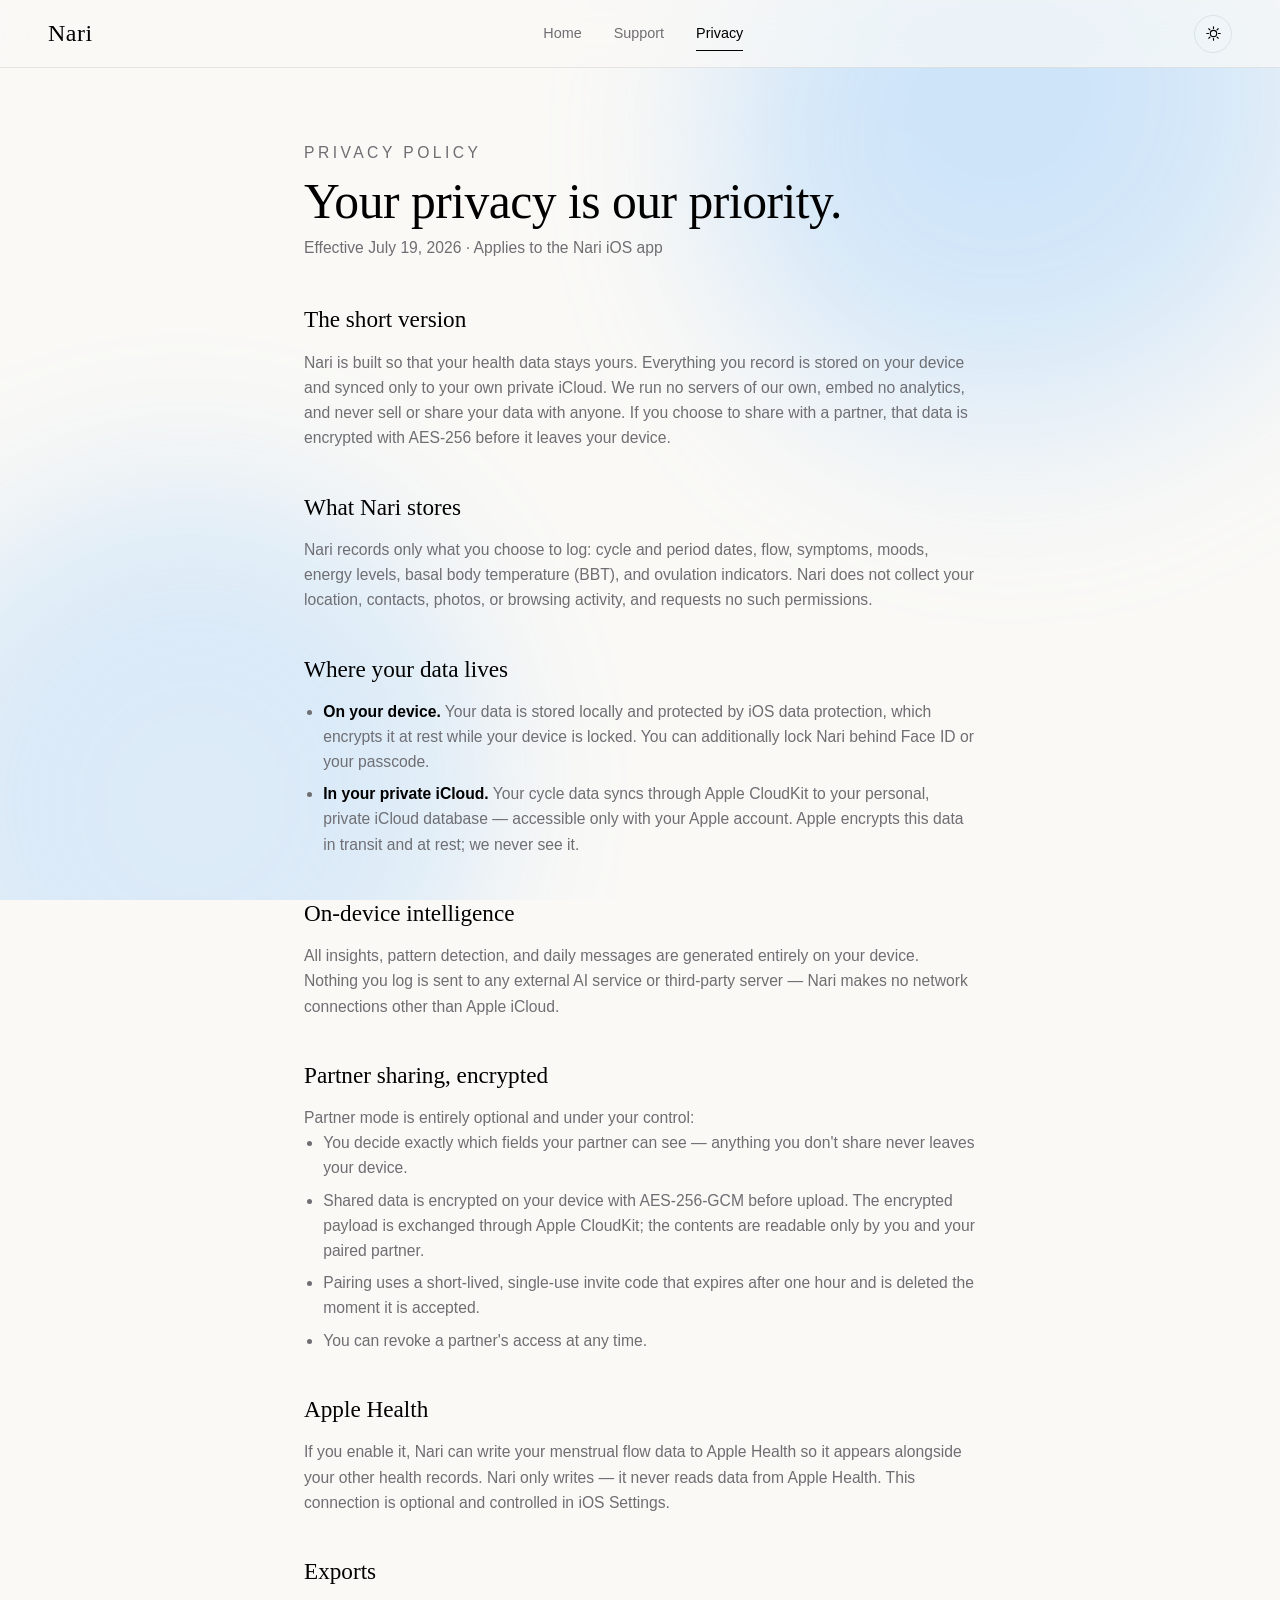
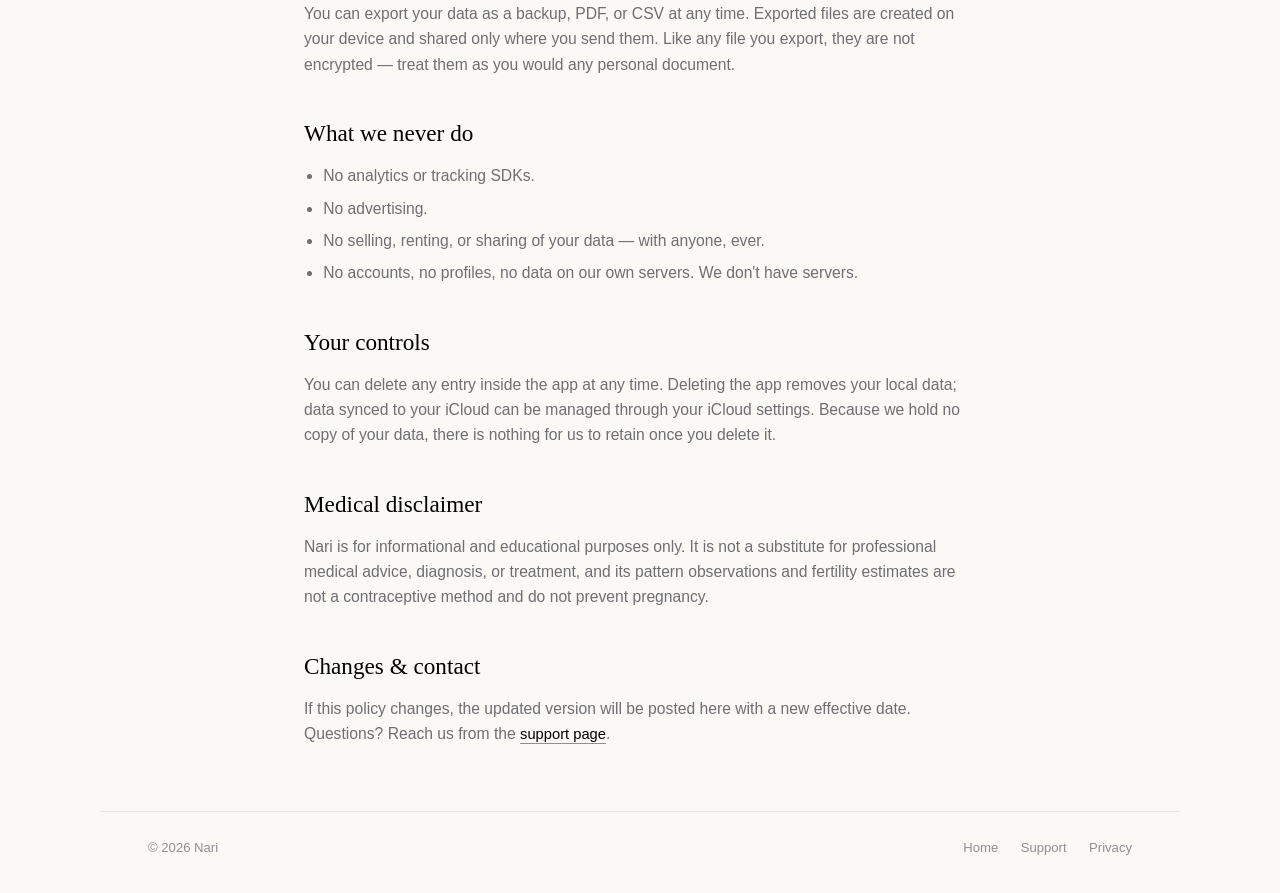
<file: docs/privacy/index.html>
<!DOCTYPE html>
<html lang="en">
<head>
  <meta charset="UTF-8">
  <meta name="viewport" content="width=device-width, initial-scale=1.0, viewport-fit=cover">
  <title>Privacy Policy — Nari</title>
  <meta name="description" content="Nari is built so that your health data stays yours. Everything is stored on your device and synced only to your private iCloud. No accounts, no servers, no analytics.">

  <!-- Open Graph -->
  <meta property="og:title" content="Privacy Policy — Nari">
  <meta property="og:description" content="Nari is built so that your health data stays yours. Stored on-device and in private iCloud only.">
  <meta property="og:type" content="website">
  <meta property="og:site_name" content="Nari">
  <meta name="twitter:card" content="summary">
  <meta name="theme-color" content="#FAF9F6" media="(prefers-color-scheme: light)">
  <meta name="theme-color" content="#000000" media="(prefers-color-scheme: dark)">

  <!-- Favicon -->
  <link rel="icon" type="image/x-icon" href="../favicon.ico?v=4">
  <link rel="icon" type="image/png" sizes="32x32" href="../favicon-32x32.png?v=4">
  <link rel="icon" type="image/png" href="../favicon.png?v=4">
  <link rel="apple-touch-icon" href="../apple-touch-icon.png?v=4">

  <!-- Set theme before first paint to avoid a flash -->
  <script>
    (function () {
      var stored = null;
      try { stored = localStorage.getItem('nari-theme'); } catch (e) {}
      var theme = stored || (matchMedia('(prefers-color-scheme: dark)').matches ? 'dark' : 'light');
      document.documentElement.setAttribute('data-theme', theme);
      if (stored) document.documentElement.setAttribute('data-theme-manual', '');
    })();
  </script>

  <link rel="stylesheet" href="../styles.css">
</head>
<body>

  <a class="skip-link" href="#main">Skip to content</a>

  <header class="site-header">
    <a class="logo" href="../index.html" aria-label="Nari — home">Nari</a>
    <nav aria-label="Primary">
      <a href="../index.html">Home</a>
      <a href="../support/index.html">Support</a>
      <a href="./index.html" aria-current="page">Privacy</a>
    </nav>
    <button class="theme-toggle" id="theme-toggle" aria-label="Toggle dark mode">
      <svg class="icon-sun" viewBox="0 0 24 24" aria-hidden="true"><circle cx="12" cy="12" r="4.5"/><g class="rays"><line x1="12" y1="2.5" x2="12" y2="5"/><line x1="12" y1="19" x2="12" y2="21.5"/><line x1="2.5" y1="12" x2="5" y2="12"/><line x1="19" y1="12" x2="21.5" y2="12"/><line x1="5.3" y1="5.3" x2="7" y2="7"/><line x1="17" y1="17" x2="18.7" y2="18.7"/><line x1="5.3" y1="18.7" x2="7" y2="17"/><line x1="17" y1="7" x2="18.7" y2="5.3"/></g></svg>
      <svg class="icon-moon" viewBox="0 0 24 24" aria-hidden="true"><path d="M20 14.5A8.5 8.5 0 0 1 9.5 4 8.5 8.5 0 1 0 20 14.5z"/></svg>
    </button>
  </header>

  <!-- Ambient background orbs -->
  <div class="ambient" aria-hidden="true">
    <div class="orb orb-1"></div>
    <div class="orb orb-2"></div>
  </div>

  <main id="main">
    <!-- ============ PRIVACY ============ -->
    <section class="route" id="route-privacy">
      <article class="prose">
        <p class="eyebrow">Privacy Policy</p>
        <h1>Your privacy is our priority.</h1>
        <p class="doc-meta">Effective July 19, 2026 · Applies to the Nari iOS app</p>

        <h2>The short version</h2>
        <p>Nari is built so that your health data stays yours. Everything you record is stored on your device and synced only to your own private iCloud. We run no servers of our own, embed no analytics, and never sell or share your data with anyone. If you choose to share with a partner, that data is encrypted with AES-256 before it leaves your device.</p>

        <h2>What Nari stores</h2>
        <p>Nari records only what you choose to log: cycle and period dates, flow, symptoms, moods, energy levels, basal body temperature (BBT), and ovulation indicators. Nari does not collect your location, contacts, photos, or browsing activity, and requests no such permissions.</p>

        <h2>Where your data lives</h2>
        <ul>
          <li><strong>On your device.</strong> Your data is stored locally and protected by iOS data protection, which encrypts it at rest while your device is locked. You can additionally lock Nari behind Face&nbsp;ID or your passcode.</li>
          <li><strong>In your private iCloud.</strong> Your cycle data syncs through Apple CloudKit to your personal, private iCloud database — accessible only with your Apple account. Apple encrypts this data in transit and at rest; we never see it.</li>
        </ul>

        <h2>On-device intelligence</h2>
        <p>All insights, pattern detection, and daily messages are generated entirely on your device. Nothing you log is sent to any external AI service or third-party server — Nari makes no network connections other than Apple iCloud.</p>

        <h2>Partner sharing, encrypted</h2>
        <p>Partner mode is entirely optional and under your control:</p>
        <ul>
          <li>You decide exactly which fields your partner can see — anything you don't share never leaves your device.</li>
          <li>Shared data is encrypted on your device with AES-256-GCM before upload. The encrypted payload is exchanged through Apple CloudKit; the contents are readable only by you and your paired partner.</li>
          <li>Pairing uses a short-lived, single-use invite code that expires after one hour and is deleted the moment it is accepted.</li>
          <li>You can revoke a partner's access at any time.</li>
        </ul>

        <h2>Apple Health</h2>
        <p>If you enable it, Nari can write your menstrual flow data to Apple Health so it appears alongside your other health records. Nari only writes — it never reads data from Apple Health. This connection is optional and controlled in iOS Settings.</p>

        <h2>Exports</h2>
        <p>You can export your data as a backup, PDF, or CSV at any time. Exported files are created on your device and shared only where you send them. Like any file you export, they are not encrypted — treat them as you would any personal document.</p>

        <h2>What we never do</h2>
        <ul>
          <li>No analytics or tracking SDKs.</li>
          <li>No advertising.</li>
          <li>No selling, renting, or sharing of your data — with anyone, ever.</li>
          <li>No accounts, no profiles, no data on our own servers. We don't have servers.</li>
        </ul>

        <h2>Your controls</h2>
        <p>You can delete any entry inside the app at any time. Deleting the app removes your local data; data synced to your iCloud can be managed through your iCloud settings. Because we hold no copy of your data, there is nothing for us to retain once you delete it.</p>

        <h2>Medical disclaimer</h2>
        <p>Nari is for informational and educational purposes only. It is not a substitute for professional medical advice, diagnosis, or treatment, and its pattern observations and fertility estimates are not a contraceptive method and do not prevent pregnancy.</p>

        <h2>Changes &amp; contact</h2>
        <p>If this policy changes, the updated version will be posted here with a new effective date. Questions? Reach us from the <a class="text-link" href="../support/index.html">support page</a>.</p>
      </article>
    </section>
  </main>

  <footer class="site-footer">
    <span>© 2026 Nari</span>
    <nav aria-label="Footer">
      <a href="../index.html">Home</a>
      <a href="../support/index.html">Support</a>
      <a href="./index.html">Privacy</a>
    </nav>
  </footer>

  <script src="../main.js"></script>
</body>
</html>
</file>
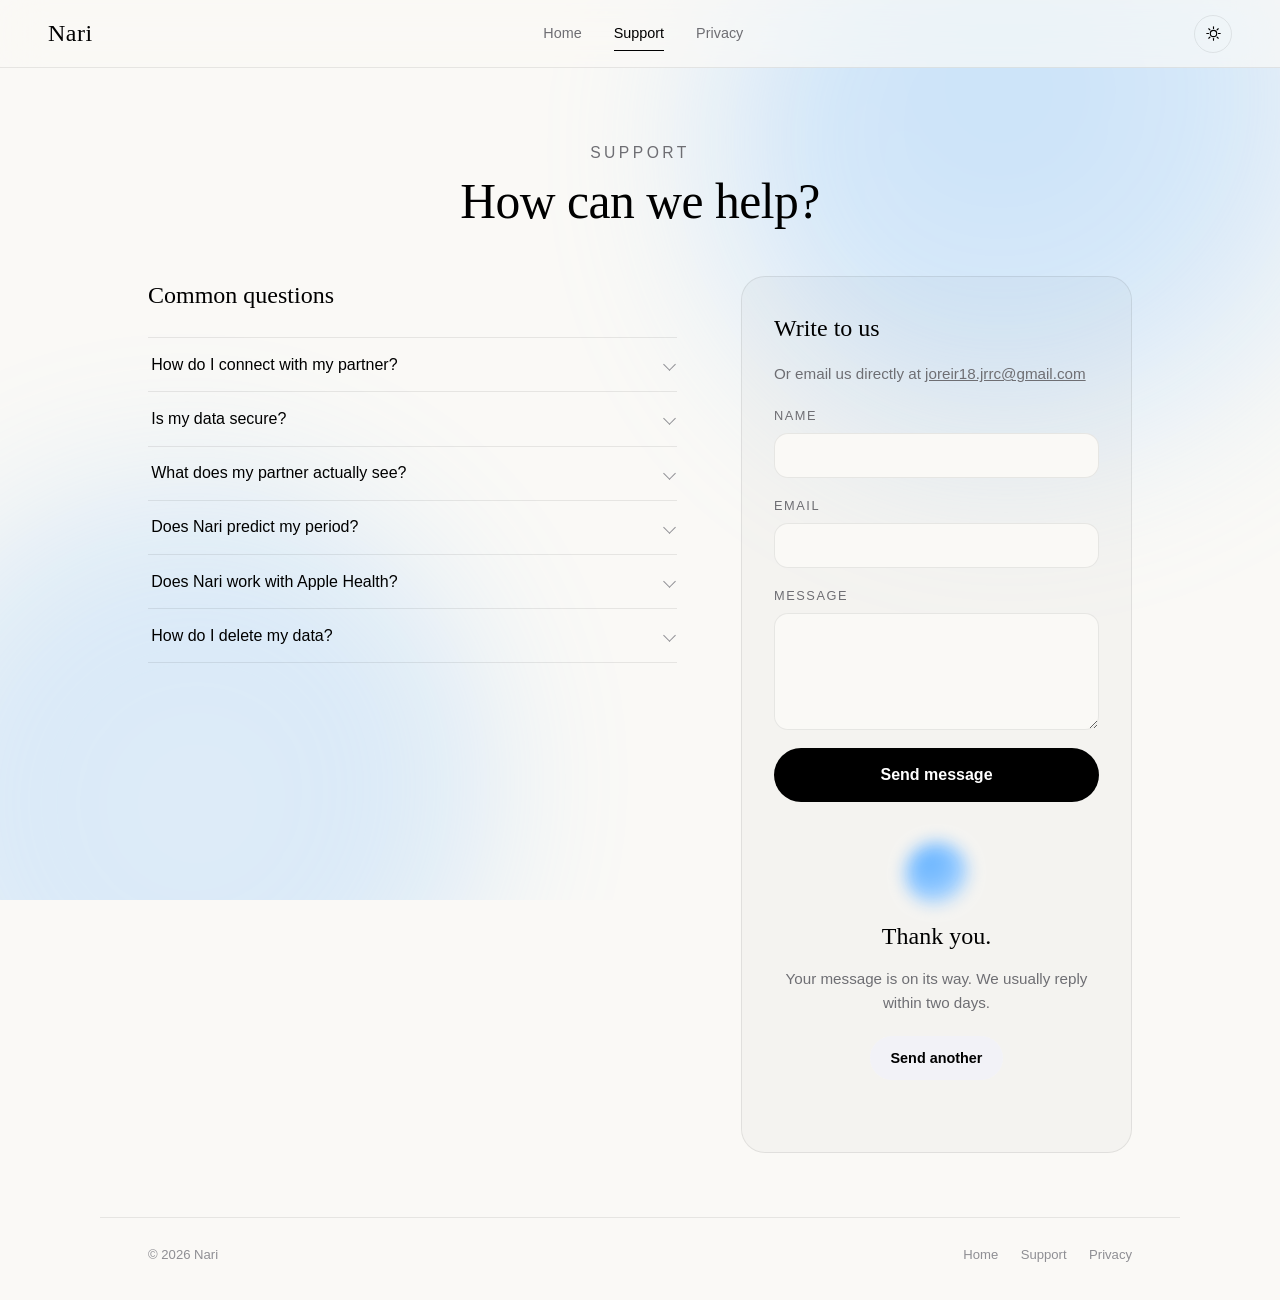
<file: docs/support/index.html>
<!DOCTYPE html>
<html lang="en">
<head>
  <meta charset="UTF-8">
  <meta name="viewport" content="width=device-width, initial-scale=1.0, viewport-fit=cover">
  <title>Support — Nari</title>
  <meta name="description" content="Get help with Nari. Find answers to common questions about partner sharing, privacy, data security, Apple Health, and write directly to our team.">

  <!-- Open Graph -->
  <meta property="og:title" content="Support — Nari">
  <meta property="og:description" content="Find answers to common questions about partner sharing, privacy, and data security, or send us a message.">
  <meta property="og:type" content="website">
  <meta property="og:site_name" content="Nari">
  <meta name="twitter:card" content="summary">
  <meta name="theme-color" content="#FAF9F6" media="(prefers-color-scheme: light)">
  <meta name="theme-color" content="#000000" media="(prefers-color-scheme: dark)">

  <!-- Favicon -->
  <link rel="icon" type="image/x-icon" href="../favicon.ico?v=4">
  <link rel="icon" type="image/png" sizes="32x32" href="../favicon-32x32.png?v=4">
  <link rel="icon" type="image/png" href="../favicon.png?v=4">
  <link rel="apple-touch-icon" href="../apple-touch-icon.png?v=4">

  <!-- Set theme before first paint to avoid a flash -->
  <script>
    (function () {
      var stored = null;
      try { stored = localStorage.getItem('nari-theme'); } catch (e) {}
      var theme = stored || (matchMedia('(prefers-color-scheme: dark)').matches ? 'dark' : 'light');
      document.documentElement.setAttribute('data-theme', theme);
      if (stored) document.documentElement.setAttribute('data-theme-manual', '');
    })();
  </script>

  <link rel="stylesheet" href="../styles.css">
</head>
<body>

  <a class="skip-link" href="#main">Skip to content</a>

  <header class="site-header">
    <a class="logo" href="../index.html" aria-label="Nari — home">Nari</a>
    <nav aria-label="Primary">
      <a href="../index.html">Home</a>
      <a href="./index.html" aria-current="page">Support</a>
      <a href="../privacy/index.html">Privacy</a>
    </nav>
    <button class="theme-toggle" id="theme-toggle" aria-label="Toggle dark mode">
      <svg class="icon-sun" viewBox="0 0 24 24" aria-hidden="true"><circle cx="12" cy="12" r="4.5"/><g class="rays"><line x1="12" y1="2.5" x2="12" y2="5"/><line x1="12" y1="19" x2="12" y2="21.5"/><line x1="2.5" y1="12" x2="5" y2="12"/><line x1="19" y1="12" x2="21.5" y2="12"/><line x1="5.3" y1="5.3" x2="7" y2="7"/><line x1="17" y1="17" x2="18.7" y2="18.7"/><line x1="5.3" y1="18.7" x2="7" y2="17"/><line x1="17" y1="7" x2="18.7" y2="5.3"/></g></svg>
      <svg class="icon-moon" viewBox="0 0 24 24" aria-hidden="true"><path d="M20 14.5A8.5 8.5 0 0 1 9.5 4 8.5 8.5 0 1 0 20 14.5z"/></svg>
    </button>
  </header>

  <!-- Ambient background orbs -->
  <div class="ambient" aria-hidden="true">
    <div class="orb orb-1"></div>
    <div class="orb orb-2"></div>
  </div>

  <main id="main">
    <!-- ============ SUPPORT ============ -->
    <section class="route" id="route-support">
      <div class="prose support-head">
        <p class="eyebrow">Support</p>
        <h1>How can we help?</h1>
      </div>

      <div class="support-grid">
        <!-- FAQ -->
        <div class="faq" aria-label="Frequently asked questions">
          <h2 class="section-title-left">Common questions</h2>

          <div class="faq-item">
            <button class="faq-q" aria-expanded="false">
              How do I connect with my partner?
              <span class="faq-chevron" aria-hidden="true"></span>
            </button>
            <div class="faq-a" hidden>
              <p>In Nari, open <em>Settings → Partner</em> and generate an invite code. Share the six-character code with your partner; they choose “I have a partner code” and enter it on their device. Codes are single-use and expire after one hour — if it lapses, simply generate a new one.</p>
            </div>
          </div>

          <div class="faq-item">
            <button class="faq-q" aria-expanded="false">
              Is my data secure?
              <span class="faq-chevron" aria-hidden="true"></span>
            </button>
            <div class="faq-a" hidden>
              <p>Yes. Your data is stored on your device and in your own private iCloud, protected by Apple's encryption, and you can lock the app with Face&nbsp;ID. Anything you share with a partner is encrypted with AES-256 before it leaves your device. Nari has no servers, no analytics, and no ads.</p>
            </div>
          </div>

          <div class="faq-item">
            <button class="faq-q" aria-expanded="false">
              What does my partner actually see?
              <span class="faq-chevron" aria-hidden="true"></span>
            </button>
            <div class="faq-a" hidden>
              <p>Only what you allow. You choose field by field — cycle dates, phase, mood, flow — and anything you don't grant never leaves your device. You can change permissions or revoke access entirely at any time.</p>
            </div>
          </div>

          <div class="faq-item">
            <button class="faq-q" aria-expanded="false">
              Does Nari predict my period?
              <span class="faq-chevron" aria-hidden="true"></span>
            </button>
            <div class="faq-a" hidden>
              <p>Nari shows patterns, not predictions. It reflects what your body has been doing — cycle history, basal temperature shifts, moods, energy — so you can understand your own rhythm. It is not medical advice and not a contraceptive method.</p>
            </div>
          </div>

          <div class="faq-item">
            <button class="faq-q" aria-expanded="false">
              Does Nari work with Apple Health?
              <span class="faq-chevron" aria-hidden="true"></span>
            </button>
            <div class="faq-a" hidden>
              <p>If you enable it, Nari writes your menstrual flow to Apple Health so it lives alongside your other records. Nari never reads anything from Apple Health.</p>
            </div>
          </div>

          <div class="faq-item">
            <button class="faq-q" aria-expanded="false">
              How do I delete my data?
              <span class="faq-chevron" aria-hidden="true"></span>
            </button>
            <div class="faq-a" hidden>
              <p>You can delete individual entries inside the app at any time. Deleting the app removes all local data, and your iCloud copy can be managed from your device's iCloud settings. Nari keeps no copy anywhere else.</p>
            </div>
          </div>
        </div>

        <!-- Contact form -->
        <div class="contact">
          <h2 class="section-title-left">Write to us</h2>
          <p style="margin-top: -0.5rem; margin-bottom: 1.2rem; font-size: 0.95rem; color: var(--text-secondary);">
            Or email us directly at <a href="mailto:joreir18.jrrc@gmail.com" style="color: var(--text-primary); text-decoration: underline;">joreir18.jrrc@gmail.com</a>
          </p>
          <form id="contact-form" action="https://formsubmit.co/joreir18.jrrc@gmail.com" method="POST" novalidate>
            <label>
              <span>Name</span>
              <input type="text" name="name" autocomplete="name" required>
            </label>
            <label>
              <span>Email</span>
              <input type="email" name="email" autocomplete="email" required>
            </label>
            <label>
              <span>Message</span>
              <textarea name="message" rows="5" required></textarea>
            </label>
            <button type="submit" class="btn btn-primary btn-block">
              <span class="btn-label">Send message</span>
            </button>
            <p class="form-error" id="form-error" hidden>Please fill in all three fields — we'd love to hear the whole thought.</p>
          </form>
          <div class="form-success" id="form-success" hidden>
            <div class="success-orb" aria-hidden="true"></div>
            <h3>Thank you.</h3>
            <p>Your message is on its way. We usually reply within two days.</p>
            <button class="btn btn-ghost" id="form-reset">Send another</button>
          </div>
        </div>
      </div>
    </section>
  </main>

  <footer class="site-footer">
    <span>© 2026 Nari</span>
    <nav aria-label="Footer">
      <a href="../index.html">Home</a>
      <a href="./index.html">Support</a>
      <a href="../privacy/index.html">Privacy</a>
    </nav>
  </footer>

  <script src="../main.js"></script>
</body>
</html>
</file>
<file: styles.css>
/* ============================================================
   Nari — landing & support portal
   Tokens extracted from the iOS app:
   · backgrounds/text: OnboardingTheme.swift (#FAF9F6 / #000000 / #8E8E93)
   · phase pastels:    Phase+UI.swift  (#FF99B3 #FFE680 #99CCFF #99E699)
   · deep variants:    PhaseBlobView.swift (#FF8099 #F2CC33 #66B3FF #66CC80)
   · type system:      New York serif light headlines, SF Pro body
   ============================================================ */

:root {
  --bg: #FAF9F6;
  --bg-soft: #F2F2F7;
  --text: #000000;
  /* app token is #8E8E93; darkened to #6E6E73 for WCAG AA body contrast */
  --text-secondary: #6E6E73;
  --text-tertiary: #8E8E93;
  --hairline: rgba(0, 0, 0, 0.08);
  --surface: rgba(250, 249, 246, 0.72);
  --card: rgba(0, 0, 0, 0.025);
  --pill-inactive: #F2F2F7;
  --highlight: #EBEBEB;
  --btn-bg: #000000;
  --btn-fg: #ffffff;
  --focus-ring: rgba(0, 0, 0, 0.55);

  --menstrual: #FF99B3;  --menstrual-deep: #FF8099;
  --follicular: #FFE680; --follicular-deep: #F2CC33;
  --ovulation: #99CCFF;  --ovulation-deep: #66B3FF;
  --luteal: #99E699;     --luteal-deep: #66CC80;

  /* current phase (JS swaps these) */
  --phase: var(--ovulation);
  --phase-deep: var(--ovulation-deep);
  --ambient-opacity: 0.35;

  --font-serif: ui-serif, "New York", "Iowan Old Style", "Playfair Display", Georgia, serif;
  --font-sans: -apple-system, BlinkMacSystemFont, "SF Pro Text", "Inter", "Segoe UI", Roboto, sans-serif;

  --ease: cubic-bezier(0.4, 0, 0.2, 1);
}

:root[data-theme="dark"] {
  --bg: #000000;
  --bg-soft: #0A0A0A;
  --text: #ffffff;
  --text-secondary: #A1A1A6;
  --text-tertiary: #8E8E93;
  --hairline: rgba(255, 255, 255, 0.12);
  --surface: rgba(0, 0, 0, 0.6);
  --card: rgba(255, 255, 255, 0.045);
  --pill-inactive: #151515;
  --highlight: #262626;
  --btn-bg: #ffffff;
  --btn-fg: #000000;
  --focus-ring: rgba(255, 255, 255, 0.7);
  --ambient-opacity: 0.22;
}

/* ---------- base ---------- */

*, *::before, *::after { box-sizing: border-box; margin: 0; padding: 0; }

html { scroll-behavior: smooth; }

body {
  font-family: var(--font-sans);
  background: var(--bg);
  color: var(--text);
  line-height: 1.6;
  -webkit-font-smoothing: antialiased;
  min-height: 100svh;
  display: flex;
  flex-direction: column;
  transition: background-color 0.5s var(--ease), color 0.5s var(--ease);
  overflow-x: hidden;
}

::selection { background: var(--phase); color: #000; }

a { color: inherit; }

:focus-visible {
  outline: 2px solid var(--focus-ring);
  outline-offset: 3px;
  border-radius: 4px;
}

.skip-link {
  position: absolute;
  left: -9999px;
  top: 0;
  background: var(--btn-bg);
  color: var(--btn-fg);
  padding: 0.6rem 1.2rem;
  border-radius: 0 0 12px 0;
  z-index: 100;
}
.skip-link:focus { left: 0; }

/* ---------- header ---------- */

.site-header {
  position: sticky;
  top: 0;
  z-index: 50;
  display: flex;
  align-items: center;
  justify-content: space-between;
  gap: 1rem;
  padding: 0.9rem clamp(1.25rem, 5vw, 3rem);
  background: var(--surface);
  -webkit-backdrop-filter: blur(20px) saturate(1.4);
  backdrop-filter: blur(20px) saturate(1.4);
  border-bottom: 1px solid var(--hairline);
  transition: background-color 0.5s var(--ease), border-color 0.5s var(--ease);
}

.logo {
  font-family: var(--font-serif);
  font-weight: 300;
  font-size: 1.5rem;
  letter-spacing: 0.02em;
  text-decoration: none;
}

.site-header nav {
  display: flex;
  gap: clamp(1rem, 3vw, 2rem);
}

.site-header nav a {
  text-decoration: none;
  font-size: 0.9rem;
  color: var(--text-secondary);
  padding: 0.35rem 0;
  border-bottom: 1px solid transparent;
  transition: color 0.3s var(--ease), border-color 0.3s var(--ease);
}

.site-header nav a:hover { color: var(--text); }

.site-header nav a[aria-current="page"] {
  color: var(--text);
  border-bottom-color: var(--text);
}

.theme-toggle {
  appearance: none;
  border: 1px solid var(--hairline);
  background: transparent;
  color: var(--text);
  width: 38px;
  height: 38px;
  border-radius: 50%;
  cursor: pointer;
  display: grid;
  place-items: center;
  transition: background-color 0.3s var(--ease), border-color 0.3s var(--ease);
}
.theme-toggle:hover { background: var(--highlight); }
.theme-toggle svg {
  width: 17px;
  height: 17px;
  fill: none;
  stroke: currentColor;
  stroke-width: 1.6;
  stroke-linecap: round;
}
.icon-moon { display: none; }
:root[data-theme="dark"] .icon-sun { display: none; }
:root[data-theme="dark"] .icon-moon { display: block; }

/* ---------- ambient orbs ---------- */

.ambient {
  position: fixed;
  inset: 0;
  z-index: -1;
  overflow: hidden;
  pointer-events: none;
}

.orb {
  position: absolute;
  border-radius: 50%;
  filter: blur(80px);
  transition: background 1s var(--ease), opacity 0.8s var(--ease);
}

.orb-1 {
  top: -15vmax;
  right: -10vmax;
  width: 55vmax;
  height: 55vmax;
  background: radial-gradient(circle at 42% 40%,
    var(--phase-deep) 0%,
    var(--phase) 45%,
    transparent 72%);
  opacity: var(--ambient-opacity);
  animation: drift-1 24s ease-in-out infinite alternate;
}

.orb-2 {
  bottom: -15vmax;
  left: -12vmax;
  width: 50vmax;
  height: 50vmax;
  background: radial-gradient(circle at 55% 55%,
    var(--phase) 0%,
    var(--phase-deep) 50%,
    transparent 75%);
  opacity: calc(var(--ambient-opacity) * 0.7);
  animation: drift-2 28s ease-in-out infinite alternate-reverse;
}

@keyframes drift-1 {
  from { transform: translate(0, 0) scale(1); }
  to   { transform: translate(-6vmax, 6vmax) scale(1.1); }
}

@keyframes drift-2 {
  from { transform: translate(0, 0) scale(1); }
  to   { transform: translate(7vmax, -5vmax) scale(1.15); }
}

/* ---------- layout & routing ---------- */

main {
  flex: 1;
  width: 100%;
  max-width: 1080px;
  margin: 0 auto;
  padding: 0 clamp(1.25rem, 5vw, 3rem);
}

.route {
  padding: clamp(3rem, 8vh, 6rem) 0 4rem;
  animation: route-in 0.5s var(--ease) both;
}

.route.route-leaving {
  animation: route-out 0.22s var(--ease) both;
}

@keyframes route-in {
  from { opacity: 0; transform: translateY(14px); }
  to   { opacity: 1; transform: none; }
}
@keyframes route-out {
  from { opacity: 1; }
  to   { opacity: 0; transform: translateY(-8px); }
}

/* ---------- hero ---------- */

.hero {
  text-align: center;
  display: flex;
  flex-direction: column;
  align-items: center;
  gap: 1.4rem;
}

.hero-visual {
  position: relative;
  width: clamp(200px, 40vw, 300px);
  aspect-ratio: 1;
  margin: 0 auto 0.5rem;
  display: grid;
  place-items: center;
}

.hero-orb {
  position: absolute;
  inset: 6%;
  border-radius: 50%;
  background: radial-gradient(circle at 50% 50%,
    var(--phase-deep) 0%,
    var(--phase) 48%,
    transparent 74%);
  filter: blur(26px);
  opacity: 0.85;
  transition: background 0.9s var(--ease);
  animation: breathe 5.5s ease-in-out infinite;
}

@keyframes breathe {
  0%, 100% { transform: scale(1); }
  50%      { transform: scale(1.07); }
}

.moth {
  position: relative;
  z-index: 1;
  width: 64%;
  height: 64%;
  animation: hover-float 7s ease-in-out infinite;
}

@keyframes hover-float {
  0%, 100% { transform: translateY(0); }
  50%      { transform: translateY(-8px); }
}

.moth-lines path, .moth-lines ellipse {
  fill: none;
  stroke: var(--text);
  stroke-width: 2;
  stroke-linecap: round;
  stroke-linejoin: round;
  opacity: 0.85;
  transition: stroke 0.5s var(--ease);
}
.moth-body { fill: var(--text); opacity: 0.85; }
.moth-spots circle {
  fill: var(--phase-deep);
  transition: fill 0.9s var(--ease);
}

.eyebrow {
  font-size: 0.72rem;
  text-transform: uppercase;
  letter-spacing: 0.22em;
  color: var(--text-secondary);
  font-weight: 500;
}

h1 {
  font-family: var(--font-serif);
  font-weight: 300;
  font-size: clamp(2.6rem, 7vw, 4.4rem);
  line-height: 1.08;
  letter-spacing: -0.01em;
}

.lede {
  max-width: 34rem;
  color: var(--text-secondary);
  font-size: 1.08rem;
}

.hero-actions {
  display: flex;
  flex-wrap: wrap;
  justify-content: center;
  gap: 0.8rem;
  margin-top: 0.6rem;
}

/* ---------- buttons ---------- */

.btn {
  display: inline-flex;
  align-items: center;
  justify-content: center;
  gap: 0.55rem;
  height: 54px;                /* app: largeButtonHeight */
  padding: 0 1.7rem;
  border-radius: 27px;         /* app: buttonCornerRadius */
  font-family: var(--font-sans);
  font-size: 1rem;
  font-weight: 600;
  text-decoration: none;
  border: none;
  cursor: pointer;
  transition: transform 0.3s var(--ease), opacity 0.3s var(--ease),
              background-color 0.5s var(--ease), color 0.5s var(--ease);
}

.btn:hover { transform: translateY(-1px); }
.btn:active { transform: translateY(0) scale(0.98); }

.btn-primary { background: var(--btn-bg); color: var(--btn-fg); }
.btn-primary[disabled] { opacity: 0.5; cursor: default; transform: none; }

.btn-ghost {
  background: var(--pill-inactive);
  color: var(--text);
}
.btn-ghost:hover { background: var(--highlight); }

.btn-block { width: 100%; }

.apple-mark { width: 18px; height: 18px; fill: currentColor; }

.text-link {
  color: var(--text);
  font-size: 0.92rem;
  text-decoration: underline;
  text-underline-offset: 4px;
  text-decoration-color: var(--text-tertiary);
  transition: text-decoration-color 0.3s var(--ease);
}
.text-link:hover { text-decoration-color: var(--text); }

/* ---------- partner mode ---------- */

.partner {
  margin-top: clamp(4rem, 10vh, 7rem);
  text-align: center;
}

.section-title {
  font-family: var(--font-serif);
  font-weight: 300;
  font-size: clamp(1.7rem, 4vw, 2.4rem);
  line-height: 1.2;
}

.section-sub {
  color: var(--text-secondary);
  margin-top: 0.6rem;
  margin-bottom: 2.4rem;
  font-size: 0.95rem;
}

.partner-demo {
  display: grid;
  grid-template-columns: 1fr auto 1fr;
  gap: 1.2rem;
  align-items: stretch;
  text-align: left;
  max-width: 880px;
  margin: 0 auto;
}

.demo-card {
  background: var(--card);
  border: 1px solid var(--hairline);
  border-radius: 24px;
  padding: 1.5rem 1.6rem;
  display: flex;
  flex-direction: column;
  gap: 0.8rem;
  transition: border-color 0.4s var(--ease), background-color 0.5s var(--ease);
}

.demo-partner { border-color: color-mix(in srgb, var(--phase) 45%, var(--hairline)); }

.demo-card-title {
  font-size: 0.72rem;
  text-transform: uppercase;
  letter-spacing: 0.18em;
  color: var(--text-tertiary);
}

/* toggles */

.share-list { display: flex; flex-direction: column; }

.switch-row {
  display: flex;
  align-items: center;
  justify-content: space-between;
  gap: 1rem;
  padding: 0.8rem 0;
  border-bottom: 1px solid var(--hairline);
  font-size: 0.95rem;
  cursor: pointer;
}
.switch-row:last-child { border-bottom: none; }

.switch-row input {
  position: absolute;
  opacity: 0;
  pointer-events: none;
}

.track {
  flex: 0 0 auto;
  width: 44px;
  height: 26px;
  border-radius: 13px;
  background: var(--pill-inactive);
  border: 1px solid var(--hairline);
  position: relative;
  transition: background-color 0.3s var(--ease), border-color 0.3s var(--ease);
}

.track::after {
  content: "";
  position: absolute;
  top: 2px;
  left: 2px;
  width: 20px;
  height: 20px;
  border-radius: 50%;
  background: #fff;
  box-shadow: 0 1px 3px rgba(0, 0, 0, 0.25);
  transition: transform 0.3s var(--ease), background-color 0.3s var(--ease);
}

.switch-row input:checked + .track { background: var(--text); border-color: var(--text); }
.switch-row input:checked + .track::after { transform: translateX(18px); background: var(--bg); }
.switch-row input:focus-visible + .track { outline: 2px solid var(--focus-ring); outline-offset: 2px; }

/* lock divider */

.demo-link {
  display: flex;
  flex-direction: column;
  align-items: center;
  justify-content: center;
  gap: 0.5rem;
  color: var(--text-tertiary);
  font-size: 0.68rem;
  line-height: 1.5;
  text-align: center;
  letter-spacing: 0.08em;
  text-transform: uppercase;
  padding: 0 0.4rem;
}

.demo-link .lock {
  width: 20px;
  height: 20px;
  fill: none;
  stroke: currentColor;
  stroke-width: 1.6;
  stroke-linecap: round;
  stroke-linejoin: round;
}

/* partner card rows */

.partner-rows { display: flex; flex-direction: column; }

.p-row {
  display: flex;
  align-items: baseline;
  justify-content: space-between;
  gap: 1rem;
  padding: 0.8rem 0;
  border-bottom: 1px solid var(--hairline);
  font-size: 0.95rem;
}
.p-row:last-child { border-bottom: none; }

.p-label {
  flex: 0 0 auto;
  color: var(--text-tertiary);
  font-size: 0.78rem;
  text-transform: uppercase;
  letter-spacing: 0.1em;
}

.p-value {
  text-align: right;
  color: var(--text);
  transition: filter 0.4s var(--ease), opacity 0.4s var(--ease);
}

.p-tip .p-value {
  font-family: var(--font-serif);
  font-style: italic;
  font-size: 0.98rem;
}

.p-row.is-hidden .p-value,
.p-row.is-hidden .phase-chip {
  filter: blur(5px);
  opacity: 0.4;
  user-select: none;
  pointer-events: none;
}
.p-row.is-hidden .p-label::after { content: " · not shared"; letter-spacing: 0.05em; }

.phase-chip {
  appearance: none;
  border: none;
  font-family: var(--font-sans);
  font-size: 0.85rem;
  font-weight: 600;
  padding: 0.35rem 0.95rem;
  border-radius: 999px;
  cursor: pointer;
  color: #000;
  background: var(--phase);
  transition: background-color 0.6s var(--ease), transform 0.3s var(--ease),
              filter 0.4s var(--ease), opacity 0.4s var(--ease);
}
.phase-chip:hover { transform: scale(1.05); }

.partner-note {
  margin-top: 1.8rem;
  font-size: 0.85rem;
  color: var(--text-tertiary);
  max-width: 36rem;
  margin-left: auto;
  margin-right: auto;
}

/* ---------- features ---------- */

.features {
  margin-top: clamp(4rem, 10vh, 7rem);
  display: grid;
  grid-template-columns: repeat(3, 1fr);
  gap: 2.4rem;
  border-top: 1px solid var(--hairline);
  padding-top: 3rem;
}

.feature h3 {
  font-family: var(--font-serif);
  font-weight: 400;
  font-size: 1.25rem;
  margin-bottom: 0.6rem;
}

.feature p {
  font-size: 0.95rem;
  color: var(--text-secondary);
  margin-bottom: 0.7rem;
}

.disclaimer {
  margin-top: 4rem;
  padding-top: 1.6rem;
  border-top: 1px solid var(--hairline);
  font-size: 0.8rem;
  color: var(--text-tertiary);
  text-align: center;
  max-width: 44rem;
  margin-left: auto;
  margin-right: auto;
}

/* ---------- prose (privacy) ---------- */

.prose {
  max-width: 42rem;
  margin: 0 auto;
}

.prose h1 {
  font-size: clamp(2.1rem, 5vw, 3.1rem);
  margin: 0.6rem 0 0.4rem;
}

.doc-meta {
  color: var(--text-tertiary);
  font-size: 0.85rem;
  margin-bottom: 2.6rem;
}

.prose h2 {
  font-family: var(--font-serif);
  font-weight: 400;
  font-size: 1.45rem;
  margin: 2.4rem 0 0.7rem;
}

.prose p, .prose li {
  color: var(--text-secondary);
  font-size: 0.98rem;
}

.prose ul {
  padding-left: 1.2rem;
  display: flex;
  flex-direction: column;
  gap: 0.45rem;
}

.prose strong { color: var(--text); font-weight: 600; }

/* ---------- support ---------- */

.support-head { text-align: center; margin-bottom: 3rem; }

.support-grid {
  display: grid;
  grid-template-columns: 1.15fr 0.85fr;
  gap: clamp(2rem, 5vw, 4rem);
  align-items: start;
}

.section-title-left {
  font-family: var(--font-serif);
  font-weight: 400;
  font-size: 1.5rem;
  margin-bottom: 1.4rem;
}

/* FAQ accordion */

.faq-item { border-bottom: 1px solid var(--hairline); }
.faq-item:first-of-type { border-top: 1px solid var(--hairline); }

.faq-q {
  appearance: none;
  background: none;
  border: none;
  font-family: inherit;
  font-size: 1rem;
  font-weight: 500;
  color: var(--text);
  width: 100%;
  text-align: left;
  padding: 1.1rem 0.2rem;
  cursor: pointer;
  display: flex;
  align-items: center;
  justify-content: space-between;
  gap: 1rem;
}

.faq-chevron {
  flex: 0 0 auto;
  width: 9px;
  height: 9px;
  border-right: 1.6px solid var(--text-tertiary);
  border-bottom: 1.6px solid var(--text-tertiary);
  transform: rotate(45deg);
  transition: transform 0.35s var(--ease);
}

.faq-q[aria-expanded="true"] .faq-chevron { transform: rotate(225deg); }

.faq-a {
  overflow: hidden;
  max-height: 0;
  transition: max-height 0.45s var(--ease);
}

.faq-a p {
  color: var(--text-secondary);
  font-size: 0.93rem;
  padding: 0 0.2rem 1.2rem;
}

/* contact form */

.contact {
  background: var(--card);
  border: 1px solid var(--hairline);
  border-radius: 24px;
  padding: clamp(1.4rem, 3vw, 2rem);
}

#contact-form {
  display: flex;
  flex-direction: column;
  gap: 1.1rem;
}

#contact-form label {
  display: flex;
  flex-direction: column;
  gap: 0.4rem;
  font-size: 0.8rem;
  text-transform: uppercase;
  letter-spacing: 0.12em;
  color: var(--text-secondary);
}

#contact-form input,
#contact-form textarea {
  font-family: var(--font-sans);
  font-size: 1rem;
  color: var(--text);
  background: var(--bg);
  border: 1px solid var(--hairline);
  border-radius: 14px;
  padding: 0.8rem 1rem;
  resize: vertical;
  transition: border-color 0.3s var(--ease), background-color 0.5s var(--ease);
}

#contact-form input:focus,
#contact-form textarea:focus {
  outline: none;
  border-color: var(--text);
}

.form-error {
  font-size: 0.85rem;
  color: var(--text-secondary);
}

.form-success {
  text-align: center;
  padding: 2.5rem 0.5rem;
  display: flex;
  flex-direction: column;
  align-items: center;
  gap: 0.7rem;
  animation: route-in 0.6s var(--ease) both;
}

.success-orb {
  width: 64px;
  height: 64px;
  border-radius: 50%;
  background: radial-gradient(circle at 40% 35%, var(--phase-deep), var(--phase) 55%, transparent 80%);
  filter: blur(8px);
  animation: breathe 4s ease-in-out infinite;
}

.form-success h3 {
  font-family: var(--font-serif);
  font-weight: 400;
  font-size: 1.5rem;
}

.form-success p {
  color: var(--text-secondary);
  font-size: 0.95rem;
  max-width: 20rem;
}

.form-success .btn { margin-top: 0.6rem; height: 44px; padding: 0 1.3rem; font-size: 0.9rem; }

/* ---------- footer ---------- */

.site-footer {
  display: flex;
  align-items: center;
  justify-content: space-between;
  gap: 1rem;
  max-width: 1080px;
  width: 100%;
  margin: 0 auto;
  padding: 1.6rem clamp(1.25rem, 5vw, 3rem) 2.2rem;
  border-top: 1px solid var(--hairline);
  font-size: 0.82rem;
  color: var(--text-tertiary);
}

.site-footer nav { display: flex; gap: 1.4rem; }
.site-footer a {
  color: var(--text-tertiary);
  text-decoration: none;
  transition: color 0.3s var(--ease);
}
.site-footer a:hover { color: var(--text); }

/* ---------- responsive ---------- */

@media (max-width: 880px) {
  .support-grid { grid-template-columns: 1fr; }
  .features { grid-template-columns: 1fr; gap: 2rem; }
  .partner-demo { grid-template-columns: 1fr; }
  .demo-link { flex-direction: row; padding: 0.2rem 0; }
  .demo-link br { display: none; }
}

@media (max-width: 560px) {
  .site-header nav a { font-size: 0.82rem; }
  .hero-actions { flex-direction: column; width: 100%; }
  .hero-actions .btn { width: 100%; }
  .site-footer { flex-direction: column; gap: 0.8rem; }
}

/* ---------- reduced motion ---------- */

@media (prefers-reduced-motion: reduce) {
  *, *::before, *::after {
    animation-duration: 0.01ms !important;
    animation-iteration-count: 1 !important;
    transition-duration: 0.01ms !important;
  }
  html { scroll-behavior: auto; }
  .orb, .hero-orb, .moth, .success-orb { animation: none; }
}
</file>
<file: docs/styles.css>
/* ============================================================
   Nari — landing & support portal
   Tokens extracted from the iOS app:
   · backgrounds/text: OnboardingTheme.swift (#FAF9F6 / #000000 / #8E8E93)
   · phase pastels:    Phase+UI.swift  (#FF99B3 #FFE680 #99CCFF #99E699)
   · deep variants:    PhaseBlobView.swift (#FF8099 #F2CC33 #66B3FF #66CC80)
   · type system:      New York serif light headlines, SF Pro body
   ============================================================ */

:root {
  --bg: #FAF9F6;
  --bg-soft: #F2F2F7;
  --text: #000000;
  /* app token is #8E8E93; darkened to #6E6E73 for WCAG AA body contrast */
  --text-secondary: #6E6E73;
  --text-tertiary: #8E8E93;
  --hairline: rgba(0, 0, 0, 0.08);
  --surface: rgba(250, 249, 246, 0.72);
  --card: rgba(0, 0, 0, 0.025);
  --pill-inactive: #F2F2F7;
  --highlight: #EBEBEB;
  --btn-bg: #000000;
  --btn-fg: #ffffff;
  --focus-ring: rgba(0, 0, 0, 0.55);

  --menstrual: #FF99B3;  --menstrual-deep: #FF8099;
  --follicular: #FFE680; --follicular-deep: #F2CC33;
  --ovulation: #99CCFF;  --ovulation-deep: #66B3FF;
  --luteal: #99E699;     --luteal-deep: #66CC80;

  /* current phase (JS swaps these) */
  --phase: var(--ovulation);
  --phase-deep: var(--ovulation-deep);
  --ambient-opacity: 0.35;

  --font-serif: ui-serif, "New York", "Iowan Old Style", "Playfair Display", Georgia, serif;
  --font-sans: -apple-system, BlinkMacSystemFont, "SF Pro Text", "Inter", "Segoe UI", Roboto, sans-serif;

  --ease: cubic-bezier(0.4, 0, 0.2, 1);
}

:root[data-theme="dark"] {
  --bg: #000000;
  --bg-soft: #0A0A0A;
  --text: #ffffff;
  --text-secondary: #A1A1A6;
  --text-tertiary: #8E8E93;
  --hairline: rgba(255, 255, 255, 0.12);
  --surface: rgba(0, 0, 0, 0.6);
  --card: rgba(255, 255, 255, 0.045);
  --pill-inactive: #151515;
  --highlight: #262626;
  --btn-bg: #ffffff;
  --btn-fg: #000000;
  --focus-ring: rgba(255, 255, 255, 0.7);
  --ambient-opacity: 0.22;
}

/* ---------- base ---------- */

*, *::before, *::after { box-sizing: border-box; margin: 0; padding: 0; }

html { scroll-behavior: smooth; }

body {
  font-family: var(--font-sans);
  background: var(--bg);
  color: var(--text);
  line-height: 1.6;
  -webkit-font-smoothing: antialiased;
  min-height: 100svh;
  display: flex;
  flex-direction: column;
  transition: background-color 0.5s var(--ease), color 0.5s var(--ease);
  overflow-x: hidden;
}

::selection { background: var(--phase); color: #000; }

a { color: inherit; }

:focus-visible {
  outline: 2px solid var(--focus-ring);
  outline-offset: 3px;
  border-radius: 4px;
}

.skip-link {
  position: absolute;
  left: -9999px;
  top: 0;
  background: var(--btn-bg);
  color: var(--btn-fg);
  padding: 0.6rem 1.2rem;
  border-radius: 0 0 12px 0;
  z-index: 100;
}
.skip-link:focus { left: 0; }

/* ---------- header ---------- */

.site-header {
  position: sticky;
  top: 0;
  z-index: 50;
  display: flex;
  align-items: center;
  justify-content: space-between;
  gap: 1rem;
  padding: 0.9rem clamp(1.25rem, 5vw, 3rem);
  background: var(--surface);
  -webkit-backdrop-filter: blur(20px) saturate(1.4);
  backdrop-filter: blur(20px) saturate(1.4);
  border-bottom: 1px solid var(--hairline);
  transition: background-color 0.5s var(--ease), border-color 0.5s var(--ease);
}

.logo {
  font-family: var(--font-serif);
  font-weight: 300;
  font-size: 1.5rem;
  letter-spacing: 0.02em;
  text-decoration: none;
}

.site-header nav {
  display: flex;
  gap: clamp(1rem, 3vw, 2rem);
}

.site-header nav a {
  text-decoration: none;
  font-size: 0.9rem;
  color: var(--text-secondary);
  padding: 0.35rem 0;
  border-bottom: 1px solid transparent;
  transition: color 0.3s var(--ease), border-color 0.3s var(--ease);
}

.site-header nav a:hover { color: var(--text); }

.site-header nav a[aria-current="page"] {
  color: var(--text);
  border-bottom-color: var(--text);
}

.theme-toggle {
  appearance: none;
  border: 1px solid var(--hairline);
  background: transparent;
  color: var(--text);
  width: 38px;
  height: 38px;
  border-radius: 50%;
  cursor: pointer;
  display: grid;
  place-items: center;
  transition: background-color 0.3s var(--ease), border-color 0.3s var(--ease);
}
.theme-toggle:hover { background: var(--highlight); }
.theme-toggle svg {
  width: 17px;
  height: 17px;
  fill: none;
  stroke: currentColor;
  stroke-width: 1.6;
  stroke-linecap: round;
}
.icon-moon { display: none; }
:root[data-theme="dark"] .icon-sun { display: none; }
:root[data-theme="dark"] .icon-moon { display: block; }

/* ---------- ambient orbs ---------- */

.ambient {
  position: fixed;
  inset: 0;
  z-index: -1;
  overflow: hidden;
  pointer-events: none;
}

.orb {
  position: absolute;
  border-radius: 50%;
  filter: blur(80px);
  transition: background 1s var(--ease), opacity 0.8s var(--ease);
}

.orb-1 {
  top: -15vmax;
  right: -10vmax;
  width: 55vmax;
  height: 55vmax;
  background: radial-gradient(circle at 42% 40%,
    var(--phase-deep) 0%,
    var(--phase) 45%,
    transparent 72%);
  opacity: var(--ambient-opacity);
  animation: drift-1 24s ease-in-out infinite alternate;
}

.orb-2 {
  bottom: -15vmax;
  left: -12vmax;
  width: 50vmax;
  height: 50vmax;
  background: radial-gradient(circle at 55% 55%,
    var(--phase) 0%,
    var(--phase-deep) 50%,
    transparent 75%);
  opacity: calc(var(--ambient-opacity) * 0.7);
  animation: drift-2 28s ease-in-out infinite alternate-reverse;
}

@keyframes drift-1 {
  from { transform: translate(0, 0) scale(1); }
  to   { transform: translate(-6vmax, 6vmax) scale(1.1); }
}

@keyframes drift-2 {
  from { transform: translate(0, 0) scale(1); }
  to   { transform: translate(7vmax, -5vmax) scale(1.15); }
}

/* ---------- layout & routing ---------- */

main {
  flex: 1;
  width: 100%;
  max-width: 1080px;
  margin: 0 auto;
  padding: 0 clamp(1.25rem, 5vw, 3rem);
}

.route {
  padding: clamp(3rem, 8vh, 6rem) 0 4rem;
  animation: route-in 0.5s var(--ease) both;
}

.route.route-leaving {
  animation: route-out 0.22s var(--ease) both;
}

@keyframes route-in {
  from { opacity: 0; transform: translateY(14px); }
  to   { opacity: 1; transform: none; }
}
@keyframes route-out {
  from { opacity: 1; }
  to   { opacity: 0; transform: translateY(-8px); }
}

/* ---------- hero ---------- */

.hero {
  text-align: center;
  display: flex;
  flex-direction: column;
  align-items: center;
  gap: 1.4rem;
}

.hero-visual {
  position: relative;
  width: clamp(200px, 40vw, 300px);
  aspect-ratio: 1;
  margin: 0 auto 0.5rem;
  display: grid;
  place-items: center;
}

.hero-orb {
  position: absolute;
  inset: 6%;
  border-radius: 50%;
  background: radial-gradient(circle at 50% 50%,
    var(--phase-deep) 0%,
    var(--phase) 48%,
    transparent 74%);
  filter: blur(26px);
  opacity: 0.85;
  transition: background 0.9s var(--ease);
  animation: breathe 5.5s ease-in-out infinite;
}

@keyframes breathe {
  0%, 100% { transform: scale(1); }
  50%      { transform: scale(1.07); }
}

.moth {
  position: relative;
  z-index: 1;
  width: 64%;
  height: 64%;
  animation: hover-float 7s ease-in-out infinite;
}

@keyframes hover-float {
  0%, 100% { transform: translateY(0); }
  50%      { transform: translateY(-8px); }
}

.moth-lines path, .moth-lines ellipse {
  fill: none;
  stroke: var(--text);
  stroke-width: 2;
  stroke-linecap: round;
  stroke-linejoin: round;
  opacity: 0.85;
  transition: stroke 0.5s var(--ease);
}
.moth-body { fill: var(--text); opacity: 0.85; }
.moth-spots circle {
  fill: var(--phase-deep);
  transition: fill 0.9s var(--ease);
}

.eyebrow {
  font-size: 0.72rem;
  text-transform: uppercase;
  letter-spacing: 0.22em;
  color: var(--text-secondary);
  font-weight: 500;
}

h1 {
  font-family: var(--font-serif);
  font-weight: 300;
  font-size: clamp(2.6rem, 7vw, 4.4rem);
  line-height: 1.08;
  letter-spacing: -0.01em;
}

.lede {
  max-width: 34rem;
  color: var(--text-secondary);
  font-size: 1.08rem;
}

.hero-actions {
  display: flex;
  flex-wrap: wrap;
  justify-content: center;
  gap: 0.8rem;
  margin-top: 0.6rem;
}

/* ---------- buttons ---------- */

.btn {
  display: inline-flex;
  align-items: center;
  justify-content: center;
  gap: 0.55rem;
  height: 54px;                /* app: largeButtonHeight */
  padding: 0 1.7rem;
  border-radius: 27px;         /* app: buttonCornerRadius */
  font-family: var(--font-sans);
  font-size: 1rem;
  font-weight: 600;
  text-decoration: none;
  border: none;
  cursor: pointer;
  transition: transform 0.3s var(--ease), opacity 0.3s var(--ease),
              background-color 0.5s var(--ease), color 0.5s var(--ease);
}

.btn:hover { transform: translateY(-1px); }
.btn:active { transform: translateY(0) scale(0.98); }

.btn-primary { background: var(--btn-bg); color: var(--btn-fg); }
.btn-primary[disabled] { opacity: 0.5; cursor: default; transform: none; }

.btn-ghost {
  background: var(--pill-inactive);
  color: var(--text);
}
.btn-ghost:hover { background: var(--highlight); }

.btn-block { width: 100%; }

.apple-mark { width: 18px; height: 18px; fill: currentColor; }

.text-link {
  color: var(--text);
  font-size: 0.92rem;
  text-decoration: underline;
  text-underline-offset: 4px;
  text-decoration-color: var(--text-tertiary);
  transition: text-decoration-color 0.3s var(--ease);
}
.text-link:hover { text-decoration-color: var(--text); }

/* ---------- partner mode ---------- */

.partner {
  margin-top: clamp(4rem, 10vh, 7rem);
  text-align: center;
}

.section-title {
  font-family: var(--font-serif);
  font-weight: 300;
  font-size: clamp(1.7rem, 4vw, 2.4rem);
  line-height: 1.2;
}

.section-sub {
  color: var(--text-secondary);
  margin-top: 0.6rem;
  margin-bottom: 2.4rem;
  font-size: 0.95rem;
}

.partner-demo {
  display: grid;
  grid-template-columns: 1fr auto 1fr;
  gap: 1.2rem;
  align-items: stretch;
  text-align: left;
  max-width: 880px;
  margin: 0 auto;
}

.demo-card {
  background: var(--card);
  border: 1px solid var(--hairline);
  border-radius: 24px;
  padding: 1.5rem 1.6rem;
  display: flex;
  flex-direction: column;
  gap: 0.8rem;
  transition: border-color 0.4s var(--ease), background-color 0.5s var(--ease);
}

.demo-partner { border-color: color-mix(in srgb, var(--phase) 45%, var(--hairline)); }

.demo-card-title {
  font-size: 0.72rem;
  text-transform: uppercase;
  letter-spacing: 0.18em;
  color: var(--text-tertiary);
}

/* toggles */

.share-list { display: flex; flex-direction: column; }

.switch-row {
  display: flex;
  align-items: center;
  justify-content: space-between;
  gap: 1rem;
  padding: 0.8rem 0;
  border-bottom: 1px solid var(--hairline);
  font-size: 0.95rem;
  cursor: pointer;
}
.switch-row:last-child { border-bottom: none; }

.switch-row input {
  position: absolute;
  opacity: 0;
  pointer-events: none;
}

.track {
  flex: 0 0 auto;
  width: 44px;
  height: 26px;
  border-radius: 13px;
  background: var(--pill-inactive);
  border: 1px solid var(--hairline);
  position: relative;
  transition: background-color 0.3s var(--ease), border-color 0.3s var(--ease);
}

.track::after {
  content: "";
  position: absolute;
  top: 2px;
  left: 2px;
  width: 20px;
  height: 20px;
  border-radius: 50%;
  background: #fff;
  box-shadow: 0 1px 3px rgba(0, 0, 0, 0.25);
  transition: transform 0.3s var(--ease), background-color 0.3s var(--ease);
}

.switch-row input:checked + .track { background: var(--text); border-color: var(--text); }
.switch-row input:checked + .track::after { transform: translateX(18px); background: var(--bg); }
.switch-row input:focus-visible + .track { outline: 2px solid var(--focus-ring); outline-offset: 2px; }

/* lock divider */

.demo-link {
  display: flex;
  flex-direction: column;
  align-items: center;
  justify-content: center;
  gap: 0.5rem;
  color: var(--text-tertiary);
  font-size: 0.68rem;
  line-height: 1.5;
  text-align: center;
  letter-spacing: 0.08em;
  text-transform: uppercase;
  padding: 0 0.4rem;
}

.demo-link .lock {
  width: 20px;
  height: 20px;
  fill: none;
  stroke: currentColor;
  stroke-width: 1.6;
  stroke-linecap: round;
  stroke-linejoin: round;
}

/* partner card rows */

.partner-rows { display: flex; flex-direction: column; }

.p-row {
  display: flex;
  align-items: baseline;
  justify-content: space-between;
  gap: 1rem;
  padding: 0.8rem 0;
  border-bottom: 1px solid var(--hairline);
  font-size: 0.95rem;
}
.p-row:last-child { border-bottom: none; }

.p-label {
  flex: 0 0 auto;
  color: var(--text-tertiary);
  font-size: 0.78rem;
  text-transform: uppercase;
  letter-spacing: 0.1em;
}

.p-value {
  text-align: right;
  color: var(--text);
  transition: filter 0.4s var(--ease), opacity 0.4s var(--ease);
}

.p-tip .p-value {
  font-family: var(--font-serif);
  font-style: italic;
  font-size: 0.98rem;
}

.p-row.is-hidden .p-value,
.p-row.is-hidden .phase-chip {
  filter: blur(5px);
  opacity: 0.4;
  user-select: none;
  pointer-events: none;
}
.p-row.is-hidden .p-label::after { content: " · not shared"; letter-spacing: 0.05em; }

.phase-chip {
  appearance: none;
  border: none;
  font-family: var(--font-sans);
  font-size: 0.85rem;
  font-weight: 600;
  padding: 0.35rem 0.95rem;
  border-radius: 999px;
  cursor: pointer;
  color: #000;
  background: var(--phase);
  transition: background-color 0.6s var(--ease), transform 0.3s var(--ease),
              filter 0.4s var(--ease), opacity 0.4s var(--ease);
}
.phase-chip:hover { transform: scale(1.05); }

.partner-note {
  margin-top: 1.8rem;
  font-size: 0.85rem;
  color: var(--text-tertiary);
  max-width: 36rem;
  margin-left: auto;
  margin-right: auto;
}

/* ---------- features ---------- */

.features {
  margin-top: clamp(4rem, 10vh, 7rem);
  display: grid;
  grid-template-columns: repeat(3, 1fr);
  gap: 2.4rem;
  border-top: 1px solid var(--hairline);
  padding-top: 3rem;
}

.feature h3 {
  font-family: var(--font-serif);
  font-weight: 400;
  font-size: 1.25rem;
  margin-bottom: 0.6rem;
}

.feature p {
  font-size: 0.95rem;
  color: var(--text-secondary);
  margin-bottom: 0.7rem;
}

.disclaimer {
  margin-top: 4rem;
  padding-top: 1.6rem;
  border-top: 1px solid var(--hairline);
  font-size: 0.8rem;
  color: var(--text-tertiary);
  text-align: center;
  max-width: 44rem;
  margin-left: auto;
  margin-right: auto;
}

/* ---------- prose (privacy) ---------- */

.prose {
  max-width: 42rem;
  margin: 0 auto;
}

.prose h1 {
  font-size: clamp(2.1rem, 5vw, 3.1rem);
  margin: 0.6rem 0 0.4rem;
}

.doc-meta {
  color: var(--text-tertiary);
  font-size: 0.85rem;
  margin-bottom: 2.6rem;
}

.prose h2 {
  font-family: var(--font-serif);
  font-weight: 400;
  font-size: 1.45rem;
  margin: 2.4rem 0 0.7rem;
}

.prose p, .prose li {
  color: var(--text-secondary);
  font-size: 0.98rem;
}

.prose ul {
  padding-left: 1.2rem;
  display: flex;
  flex-direction: column;
  gap: 0.45rem;
}

.prose strong { color: var(--text); font-weight: 600; }

/* ---------- support ---------- */

.support-head { text-align: center; margin-bottom: 3rem; }

.support-grid {
  display: grid;
  grid-template-columns: 1.15fr 0.85fr;
  gap: clamp(2rem, 5vw, 4rem);
  align-items: start;
}

.section-title-left {
  font-family: var(--font-serif);
  font-weight: 400;
  font-size: 1.5rem;
  margin-bottom: 1.4rem;
}

/* FAQ accordion */

.faq-item { border-bottom: 1px solid var(--hairline); }
.faq-item:first-of-type { border-top: 1px solid var(--hairline); }

.faq-q {
  appearance: none;
  background: none;
  border: none;
  font-family: inherit;
  font-size: 1rem;
  font-weight: 500;
  color: var(--text);
  width: 100%;
  text-align: left;
  padding: 1.1rem 0.2rem;
  cursor: pointer;
  display: flex;
  align-items: center;
  justify-content: space-between;
  gap: 1rem;
}

.faq-chevron {
  flex: 0 0 auto;
  width: 9px;
  height: 9px;
  border-right: 1.6px solid var(--text-tertiary);
  border-bottom: 1.6px solid var(--text-tertiary);
  transform: rotate(45deg);
  transition: transform 0.35s var(--ease);
}

.faq-q[aria-expanded="true"] .faq-chevron { transform: rotate(225deg); }

.faq-a {
  overflow: hidden;
  max-height: 0;
  transition: max-height 0.45s var(--ease);
}

.faq-a p {
  color: var(--text-secondary);
  font-size: 0.93rem;
  padding: 0 0.2rem 1.2rem;
}

/* contact form */

.contact {
  background: var(--card);
  border: 1px solid var(--hairline);
  border-radius: 24px;
  padding: clamp(1.4rem, 3vw, 2rem);
}

#contact-form {
  display: flex;
  flex-direction: column;
  gap: 1.1rem;
}

#contact-form label {
  display: flex;
  flex-direction: column;
  gap: 0.4rem;
  font-size: 0.8rem;
  text-transform: uppercase;
  letter-spacing: 0.12em;
  color: var(--text-secondary);
}

#contact-form input,
#contact-form textarea {
  font-family: var(--font-sans);
  font-size: 1rem;
  color: var(--text);
  background: var(--bg);
  border: 1px solid var(--hairline);
  border-radius: 14px;
  padding: 0.8rem 1rem;
  resize: vertical;
  transition: border-color 0.3s var(--ease), background-color 0.5s var(--ease);
}

#contact-form input:focus,
#contact-form textarea:focus {
  outline: none;
  border-color: var(--text);
}

.form-error {
  font-size: 0.85rem;
  color: var(--text-secondary);
}

.form-success {
  text-align: center;
  padding: 2.5rem 0.5rem;
  display: flex;
  flex-direction: column;
  align-items: center;
  gap: 0.7rem;
  animation: route-in 0.6s var(--ease) both;
}

.success-orb {
  width: 64px;
  height: 64px;
  border-radius: 50%;
  background: radial-gradient(circle at 40% 35%, var(--phase-deep), var(--phase) 55%, transparent 80%);
  filter: blur(8px);
  animation: breathe 4s ease-in-out infinite;
}

.form-success h3 {
  font-family: var(--font-serif);
  font-weight: 400;
  font-size: 1.5rem;
}

.form-success p {
  color: var(--text-secondary);
  font-size: 0.95rem;
  max-width: 20rem;
}

.form-success .btn { margin-top: 0.6rem; height: 44px; padding: 0 1.3rem; font-size: 0.9rem; }

/* ---------- footer ---------- */

.site-footer {
  display: flex;
  align-items: center;
  justify-content: space-between;
  gap: 1rem;
  max-width: 1080px;
  width: 100%;
  margin: 0 auto;
  padding: 1.6rem clamp(1.25rem, 5vw, 3rem) 2.2rem;
  border-top: 1px solid var(--hairline);
  font-size: 0.82rem;
  color: var(--text-tertiary);
}

.site-footer nav { display: flex; gap: 1.4rem; }
.site-footer a {
  color: var(--text-tertiary);
  text-decoration: none;
  transition: color 0.3s var(--ease);
}
.site-footer a:hover { color: var(--text); }

/* ---------- responsive ---------- */

@media (max-width: 880px) {
  .support-grid { grid-template-columns: 1fr; }
  .features { grid-template-columns: 1fr; gap: 2rem; }
  .partner-demo { grid-template-columns: 1fr; }
  .demo-link { flex-direction: row; padding: 0.2rem 0; }
  .demo-link br { display: none; }
}

@media (max-width: 560px) {
  .site-header nav a { font-size: 0.82rem; }
  .hero-actions { flex-direction: column; width: 100%; }
  .hero-actions .btn { width: 100%; }
  .site-footer { flex-direction: column; gap: 0.8rem; }
}

/* ---------- reduced motion ---------- */

@media (prefers-reduced-motion: reduce) {
  *, *::before, *::after {
    animation-duration: 0.01ms !important;
    animation-iteration-count: 1 !important;
    transition-duration: 0.01ms !important;
  }
  html { scroll-behavior: auto; }
  .orb, .hero-orb, .moth, .success-orb { animation: none; }
}
</file>
